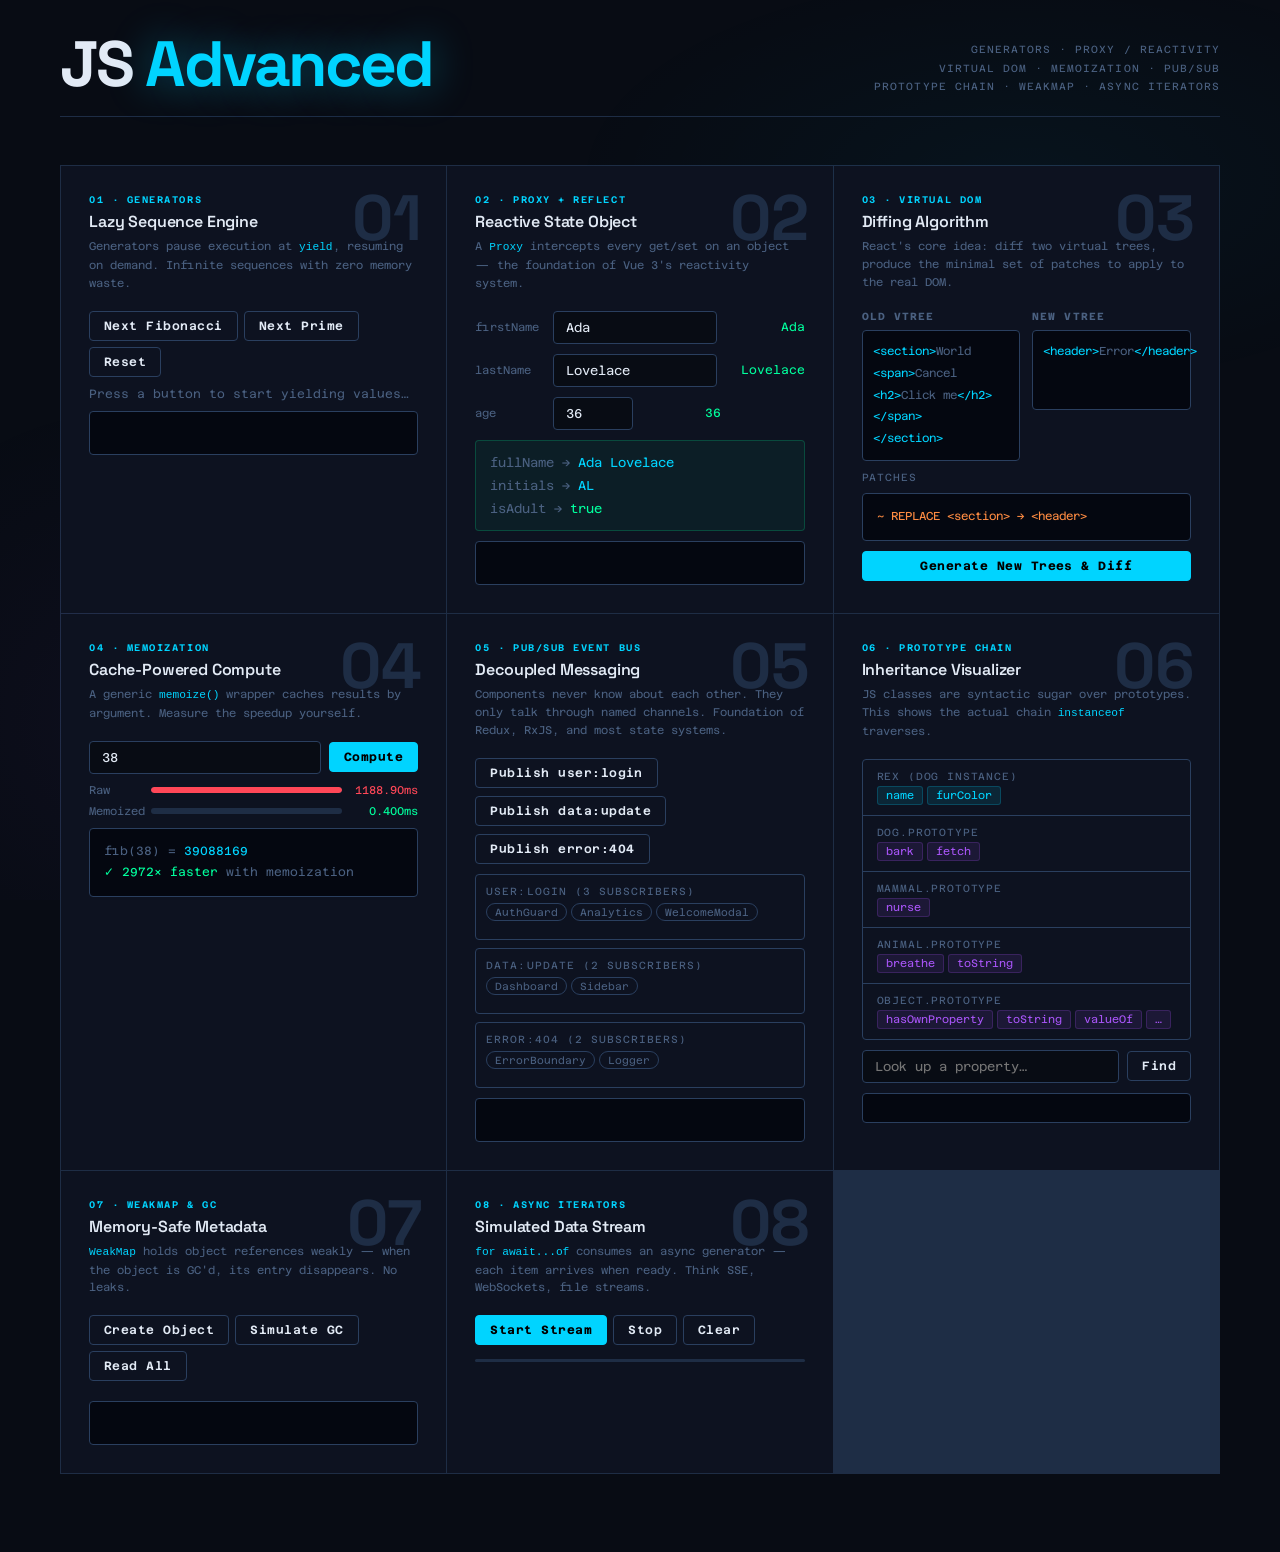
<file: Advanced/index.html>
<!DOCTYPE html>
<html lang="en">
<head>
<meta charset="UTF-8">
<meta name="viewport" content="width=device-width, initial-scale=1.0">
<title>JS Advanced</title>
<link href="https://fonts.googleapis.com/css2?family=Azeret+Mono:wght@300;400;600;700&family=Clash+Display:wght@400;600;700&display=swap" rel="stylesheet">
<link href="https://fonts.googleapis.com/css2?family=Space+Grotesk:wght@300;400;500;600;700&display=swap" rel="stylesheet">
<style>
  :root {
    --bg: #080c14;
    --surface: #0d1220;
    --surface2: #111827;
    --border: #1e2d45;
    --border2: #2a3f5f;
    --text: #e2eaf5;
    --muted: #4a6080;
    --dim: #2a3f5f;
    --cyan: #00d4ff;
    --green: #00ff9d;
    --orange: #ff8c42;
    --red: #ff4757;
    --purple: #a855f7;
    --mono: 'Azeret Mono', monospace;
    --display: 'Space Grotesk', sans-serif;
  }

  * { box-sizing: border-box; margin: 0; padding: 0; }

  body {
    background: var(--bg);
    color: var(--text);
    font-family: var(--mono);
    min-height: 100vh;
    padding: 32px 16px 80px;
    overflow-x: hidden;
  }

  body::before {
    content: '';
    position: fixed; inset: 0;
    background:
      radial-gradient(ellipse 60% 40% at 80% 20%, rgba(0,212,255,0.04) 0%, transparent 60%),
      radial-gradient(ellipse 40% 60% at 10% 80%, rgba(168,85,247,0.04) 0%, transparent 60%);
    pointer-events: none;
  }

  header {
    max-width: 1160px;
    margin: 0 auto 48px;
    position: relative;
  }

  .header-top {
    display: flex;
    justify-content: space-between;
    align-items: flex-end;
    flex-wrap: wrap;
    gap: 16px;
    border-bottom: 1px solid var(--border);
    padding-bottom: 20px;
  }

  header h1 {
    font-family: var(--display);
    font-size: clamp(2rem, 6vw, 4rem);
    font-weight: 700;
    letter-spacing: -0.04em;
    line-height: 1;
    color: var(--text);
  }

  header h1 .glow {
    color: var(--cyan);
    text-shadow: 0 0 40px rgba(0,212,255,0.4);
  }

  .header-meta {
    text-align: right;
  }

  .header-meta p {
    font-size: 0.65rem;
    color: var(--muted);
    letter-spacing: 0.1em;
    text-transform: uppercase;
    line-height: 1.8;
  }

  .grid {
    display: grid;
    grid-template-columns: repeat(auto-fit, minmax(320px, 1fr));
    gap: 1px;
    max-width: 1160px;
    margin: 0 auto;
    background: var(--border);
    border: 1px solid var(--border);
  }

  .card {
    background: var(--surface);
    padding: 28px;
    position: relative;
    overflow: hidden;
    transition: background 0.2s;
  }

  .card:hover { background: var(--surface2); }

  .card::before {
    content: attr(data-num);
    position: absolute;
    top: 20px; right: 24px;
    font-family: var(--display);
    font-size: 4rem;
    font-weight: 700;
    color: var(--border);
    line-height: 1;
    pointer-events: none;
    transition: color 0.2s;
  }
  .card:hover::before { color: var(--border2); }

  .card-tag {
    font-size: 0.6rem;
    letter-spacing: 0.16em;
    text-transform: uppercase;
    color: var(--cyan);
    margin-bottom: 6px;
    font-weight: 600;
  }

  .card h2 {
    font-family: var(--display);
    font-size: 1rem;
    font-weight: 600;
    letter-spacing: -0.01em;
    margin-bottom: 6px;
    color: var(--text);
  }

  .card .concept {
    font-size: 0.7rem;
    color: var(--muted);
    margin-bottom: 18px;
    line-height: 1.6;
  }

  .col { display: flex; flex-direction: column; gap: 10px; }
  .row { display: flex; gap: 8px; align-items: center; }

  input[type="text"], input[type="number"], textarea, select {
    background: var(--bg);
    border: 1px solid var(--border2);
    border-radius: 4px;
    color: var(--text);
    font-family: var(--mono);
    font-size: 0.8rem;
    padding: 8px 12px;
    width: 100%;
    outline: none;
    transition: border-color 0.15s;
  }
  input:focus, textarea:focus { border-color: var(--cyan); }

  button {
    background: transparent;
    border: 1px solid var(--border2);
    border-radius: 4px;
    color: var(--text);
    cursor: pointer;
    font-family: var(--mono);
    font-size: 0.75rem;
    font-weight: 600;
    padding: 7px 14px;
    transition: all 0.15s;
    white-space: nowrap;
    letter-spacing: 0.04em;
  }
  button:hover { border-color: var(--cyan); color: var(--cyan); }
  button:active { transform: scale(0.97); }

  .btn-primary {
    background: var(--cyan);
    border-color: var(--cyan);
    color: #000;
    font-weight: 700;
  }
  .btn-primary:hover { background: #00b8d9; border-color: #00b8d9; color: #000; }

  .terminal {
    background: #040710;
    border: 1px solid var(--border2);
    border-radius: 4px;
    font-family: var(--mono);
    font-size: 0.75rem;
    padding: 12px 14px;
    min-height: 44px;
    line-height: 1.8;
    max-height: 160px;
    overflow-y: auto;
  }

  .t-cyan   { color: var(--cyan); }
  .t-green  { color: var(--green); }
  .t-orange { color: var(--orange); }
  .t-red    { color: var(--red); }
  .t-purple { color: var(--purple); }
  .t-muted  { color: var(--muted); }
  .t-text   { color: var(--text); }

  /* ── 1. Generators ── */
  .gen-track {
    display: flex; gap: 4px; flex-wrap: wrap; align-items: center;
  }
  .gen-val {
    padding: 4px 10px;
    border: 1px solid var(--border2);
    border-radius: 3px;
    font-size: 0.78rem;
    color: var(--muted);
    transition: all 0.3s;
  }
  .gen-val.active { border-color: var(--cyan); color: var(--cyan); background: rgba(0,212,255,0.08); }
  .gen-val.past   { border-color: var(--border); color: var(--border2); }
  .gen-cursor {
    width: 2px; height: 18px;
    background: var(--cyan);
    animation: blink 0.8s infinite;
  }
  @keyframes blink { 0%,100%{opacity:1} 50%{opacity:0} }

  /* ── 2. Proxy / Reactivity ── */
  .reactive-field {
    display: flex; gap: 8px; align-items: center;
  }
  .reactive-field label {
    font-size: 0.7rem; color: var(--muted); width: 70px; flex-shrink: 0;
  }
  .reactive-field input { flex: 1; }
  .reactive-field .live {
    font-size: 0.75rem; color: var(--green);
    min-width: 80px; text-align: right;
  }
  #proxy-computed {
    background: rgba(0,255,157,0.05);
    border: 1px solid rgba(0,255,157,0.2);
    border-radius: 4px; padding: 10px 14px;
    font-size: 0.8rem; line-height: 1.8;
  }
  #proxy-log { max-height: 80px; overflow-y: auto; }

  /* ── 3. Virtual DOM diff ── */
  .vdom-panel {
    flex: 1; min-width: 0;
  }
  .vdom-panel h4 {
    font-size: 0.65rem; letter-spacing: 0.1em; text-transform: uppercase;
    color: var(--muted); margin-bottom: 8px;
  }
  .vdom-tree {
    background: #040710; border: 1px solid var(--border2);
    border-radius: 4px; padding: 10px; font-size: 0.72rem;
    line-height: 1.9; min-height: 80px;
  }
  .vnode { color: var(--cyan); }
  .vnode-changed { color: var(--orange); }
  .vnode-new     { color: var(--green); }
  .vnode-removed { color: var(--red); text-decoration: line-through; }
  .patch-list { font-size: 0.72rem; line-height: 1.9; }

  /* ── 4. Memoization ── */
  .memo-bar-wrap { display: flex; gap: 6px; align-items: center; }
  .memo-bar-label { font-size: 0.7rem; color: var(--muted); width: 56px; flex-shrink: 0; }
  .memo-bar-bg { flex: 1; height: 6px; background: var(--border); border-radius: 3px; overflow: hidden; }
  .memo-bar-fill { height: 100%; border-radius: 3px; transition: width 0.4s; }
  .memo-chart { display: flex; flex-direction: column; gap: 8px; }

  /* ── 5. Pub/Sub ── */
  .channel {
    border: 1px solid var(--border2); border-radius: 4px;
    padding: 10px; font-size: 0.75rem;
  }
  .channel-name {
    font-size: 0.65rem; letter-spacing: 0.1em; text-transform: uppercase;
    color: var(--muted); margin-bottom: 6px;
  }
  .sub-list { display: flex; flex-wrap: wrap; gap: 4px; margin-bottom: 8px; }
  .sub-badge {
    font-size: 0.65rem; padding: 2px 8px;
    border-radius: 12px; border: 1px solid var(--border2);
    color: var(--muted); transition: all 0.2s;
  }
  .sub-badge.active { border-color: var(--cyan); color: var(--cyan); background: rgba(0,212,255,0.1); }
  #pubsub-log { max-height: 100px; overflow-y: auto; }

  /* ── 6. Prototype chain ── */
  .proto-chain {
    display: flex; flex-direction: column; gap: 0;
  }
  .proto-node {
    border: 1px solid var(--border2); border-radius: 4px;
    padding: 10px 14px; font-size: 0.75rem;
    position: relative;
  }
  .proto-node + .proto-node { margin-top: -1px; border-top-left-radius: 0; border-top-right-radius: 0; }
  .proto-node:first-child { border-bottom-left-radius: 0; border-bottom-right-radius: 0; }
  .proto-node:not(:first-child):not(:last-child) { border-radius: 0; }
  .proto-label { font-size: 0.65rem; color: var(--muted); margin-bottom: 4px; letter-spacing: 0.08em; text-transform: uppercase; }
  .proto-props { display: flex; flex-wrap: wrap; gap: 4px; }
  .proto-prop {
    font-size: 0.68rem; padding: 2px 8px;
    border-radius: 3px;
  }
  .own-prop  { background: rgba(0,212,255,0.1); color: var(--cyan); border: 1px solid rgba(0,212,255,0.2); }
  .inh-prop  { background: rgba(168,85,247,0.1); color: var(--purple); border: 1px solid rgba(168,85,247,0.2); }
  #proto-lookup-result { font-size: 0.78rem; min-height: 30px; }

  /* ── 7. WeakMap / Memory ── */
  .mem-item {
    display: flex; justify-content: space-between; align-items: center;
    padding: 7px 10px;
    border: 1px solid var(--border2); border-radius: 3px;
    font-size: 0.75rem; transition: opacity 0.4s;
  }
  .mem-item.gc'd { opacity: 0.3; border-style: dashed; }
  .mem-addr { color: var(--muted); font-size: 0.68rem; }
  #mem-list { display: flex; flex-direction: column; gap: 5px; max-height: 150px; overflow-y: auto; }

  /* ── 8. Async Iterators / Streams ── */
  .stream-item {
    display: flex; gap: 10px; align-items: center;
    padding: 5px 0; border-bottom: 1px solid var(--border);
    font-size: 0.75rem; animation: slideIn 0.3s ease;
  }
  @keyframes slideIn {
    from { opacity: 0; transform: translateX(-10px); }
    to   { opacity: 1; transform: translateX(0); }
  }
  .stream-badge {
    font-size: 0.62rem; padding: 1px 7px;
    border-radius: 10px; flex-shrink: 0;
  }
  #stream-list { max-height: 140px; overflow-y: auto; }
  .stream-progress {
    height: 3px; background: var(--border); border-radius: 2px; overflow: hidden; margin-top: 4px;
  }
  .stream-progress-fill {
    height: 100%; background: var(--cyan);
    transition: width 0.3s; border-radius: 2px;
  }

  ::-webkit-scrollbar { width: 3px; }
  ::-webkit-scrollbar-track { background: transparent; }
  ::-webkit-scrollbar-thumb { background: var(--border2); border-radius: 3px; }
</style>
</head>
<body>

<header>
  <div class="header-top">
    <h1>JS <span class="glow">Advanced</span></h1>
    <div class="header-meta">
      <p>Generators · Proxy / Reactivity</p>
      <p>Virtual DOM · Memoization · Pub/Sub</p>
      <p>Prototype Chain · WeakMap · Async Iterators</p>
    </div>
  </div>
</header>

<div class="grid">

  <!-- 1. GENERATORS -->
  <div class="card" data-num="01">
    <div class="card-tag">01 · Generators</div>
    <h2>Lazy Sequence Engine</h2>
    <p class="concept">Generators pause execution at <code style="color:var(--cyan)">yield</code>, resuming on demand. Infinite sequences with zero memory waste.</p>
    <div class="col">
      <div class="row" style="flex-wrap:wrap;gap:6px">
        <button onclick="genStep('fib')">Next Fibonacci</button>
        <button onclick="genStep('primes')">Next Prime</button>
        <button onclick="genReset()">Reset</button>
      </div>
      <div class="gen-track" id="gen-track">
        <span class="t-muted" style="font-size:0.75rem">Press a button to start yielding values…</span>
      </div>
      <div class="terminal" id="gen-log"></div>
    </div>
  </div>

  <!-- 2. PROXY / REACTIVITY -->
  <div class="card" data-num="02">
    <div class="card-tag">02 · Proxy + Reflect</div>
    <h2>Reactive State Object</h2>
    <p class="concept">A <code style="color:var(--cyan)">Proxy</code> intercepts every get/set on an object — the foundation of Vue 3's reactivity system.</p>
    <div class="col">
      <div class="reactive-field">
        <label>firstName</label>
        <input type="text" id="p-first" value="Ada" oninput="updateProxy()"/>
        <span class="live" id="p-first-live">Ada</span>
      </div>
      <div class="reactive-field">
        <label>lastName</label>
        <input type="text" id="p-last" value="Lovelace" oninput="updateProxy()"/>
        <span class="live" id="p-last-live">Lovelace</span>
      </div>
      <div class="reactive-field">
        <label>age</label>
        <input type="number" id="p-age" value="36" oninput="updateProxy()" style="max-width:80px"/>
        <span class="live" id="p-age-live">36</span>
      </div>
      <div id="proxy-computed"></div>
      <div class="terminal" id="proxy-log" style="max-height:80px"></div>
    </div>
  </div>

  <!-- 3. VIRTUAL DOM DIFF -->
  <div class="card" data-num="03">
    <div class="card-tag">03 · Virtual DOM</div>
    <h2>Diffing Algorithm</h2>
    <p class="concept">React's core idea: diff two virtual trees, produce the minimal set of patches to apply to the real DOM.</p>
    <div class="col">
      <div class="row" style="gap:12px;align-items:flex-start">
        <div class="vdom-panel">
          <h4>Old VTree</h4>
          <div class="vdom-tree" id="vdom-old"></div>
        </div>
        <div class="vdom-panel">
          <h4>New VTree</h4>
          <div class="vdom-tree" id="vdom-new"></div>
        </div>
      </div>
      <div style="font-size:0.65rem;color:var(--muted);letter-spacing:0.08em;text-transform:uppercase">Patches</div>
      <div class="terminal patch-list" id="vdom-patches"></div>
      <button class="btn-primary" onclick="runDiff()">Generate New Trees & Diff</button>
    </div>
  </div>

  <!-- 4. MEMOIZATION -->
  <div class="card" data-num="04">
    <div class="card-tag">04 · Memoization</div>
    <h2>Cache-Powered Compute</h2>
    <p class="concept">A generic <code style="color:var(--cyan)">memoize()</code> wrapper caches results by argument. Measure the speedup yourself.</p>
    <div class="col">
      <div class="row">
        <input type="number" id="memo-n" value="38" min="1" max="45" placeholder="n (try 35–45)"/>
        <button class="btn-primary" onclick="runMemo()">Compute</button>
      </div>
      <div class="memo-chart" id="memo-chart"></div>
      <div class="terminal" id="memo-log"></div>
    </div>
  </div>

  <!-- 5. PUB / SUB -->
  <div class="card" data-num="05">
    <div class="card-tag">05 · Pub/Sub Event Bus</div>
    <h2>Decoupled Messaging</h2>
    <p class="concept">Components never know about each other. They only talk through named channels. Foundation of Redux, RxJS, and most state systems.</p>
    <div class="col">
      <div style="display:flex;gap:8px;flex-wrap:wrap">
        <button onclick="psPublish('user:login', {name:'Amine'})">Publish user:login</button>
        <button onclick="psPublish('data:update', {count: Math.floor(Math.random()*100)})">Publish data:update</button>
        <button onclick="psPublish('error:404', {path:'/api/x'})">Publish error:404</button>
      </div>
      <div id="ps-channels" class="col" style="gap:8px"></div>
      <div class="terminal" id="pubsub-log"></div>
    </div>
  </div>

  <!-- 6. PROTOTYPE CHAIN -->
  <div class="card" data-num="06">
    <div class="card-tag">06 · Prototype Chain</div>
    <h2>Inheritance Visualizer</h2>
    <p class="concept">JS classes are syntactic sugar over prototypes. This shows the actual chain <code style="color:var(--cyan)">instanceof</code> traverses.</p>
    <div class="col">
      <div class="proto-chain" id="proto-chain"></div>
      <div class="row">
        <input type="text" id="proto-lookup" placeholder="Look up a property…"/>
        <button onclick="protoLookup()">Find</button>
      </div>
      <div id="proto-lookup-result" class="terminal"></div>
    </div>
  </div>

  <!-- 7. WEAKMAP / MEMORY -->
  <div class="card" data-num="07">
    <div class="card-tag">07 · WeakMap & GC</div>
    <h2>Memory-Safe Metadata</h2>
    <p class="concept"><code style="color:var(--cyan)">WeakMap</code> holds object references weakly — when the object is GC'd, its entry disappears. No leaks.</p>
    <div class="col">
      <div class="row" style="flex-wrap:wrap;gap:6px">
        <button onclick="memCreate()">Create Object</button>
        <button onclick="memGC()">Simulate GC</button>
        <button onclick="memReadAll()">Read All</button>
      </div>
      <div id="mem-list"></div>
      <div class="terminal" id="mem-log"></div>
    </div>
  </div>

  <!-- 8. ASYNC ITERATORS -->
  <div class="card" data-num="08">
    <div class="card-tag">08 · Async Iterators</div>
    <h2>Simulated Data Stream</h2>
    <p class="concept"><code style="color:var(--cyan)">for await...of</code> consumes an async generator — each item arrives when ready. Think SSE, WebSockets, file streams.</p>
    <div class="col">
      <div class="row" style="flex-wrap:wrap;gap:6px">
        <button class="btn-primary" onclick="startStream()">Start Stream</button>
        <button onclick="stopStream()">Stop</button>
        <button onclick="document.getElementById('stream-list').innerHTML=''">Clear</button>
      </div>
      <div class="stream-progress"><div class="stream-progress-fill" id="stream-prog" style="width:0%"></div></div>
      <div id="stream-list"></div>
    </div>
  </div>

</div>

<script>
// ════════════════════════════════════════════════════════
// 1. GENERATORS — Lazy Sequences
// ════════════════════════════════════════════════════════
function* fibonacci() {
  let [a, b] = [0, 1];
  while (true) { yield a; [a, b] = [b, a + b]; }
}

function* primes() {
  function isPrime(n) {
    if (n < 2) return false;
    for (let i = 2; i <= Math.sqrt(n); i++) if (n % i === 0) return false;
    return true;
  }
  let n = 2;
  while (true) { if (isPrime(n)) yield n; n++; }
}

const gens = { fib: fibonacci(), primes: primes() };
const genHistory = { fib: [], primes: [] };
let activeGen = null;

function genStep(type) {
  activeGen = type;
  const val = gens[type].next().value;
  genHistory[type].push(val);
  renderGenTrack(type, val);
  const log = document.getElementById('gen-log');
  const line = document.createElement('div');
  line.innerHTML = `<span class="t-muted">${type}.</span><span class="t-cyan">next()</span> <span class="t-muted">→</span> <span class="t-green">{ value: ${val}, done: false }</span>`;
  log.prepend(line);
  if (log.children.length > 6) log.removeChild(log.lastChild);
}

function renderGenTrack(type, latest) {
  const track = document.getElementById('gen-track');
  const hist = genHistory[type].slice(-8);
  track.innerHTML = hist.map((v, i) =>
    `<div class="gen-val ${i === hist.length-1 ? 'active' : 'past'}">${v}</div>`
  ).join('') + '<div class="gen-cursor"></div>';
}

function genReset() {
  gens.fib = fibonacci(); gens.primes = primes();
  genHistory.fib = []; genHistory.primes = [];
  document.getElementById('gen-track').innerHTML = '<span class="t-muted" style="font-size:0.75rem">Generators reset.</span>';
  document.getElementById('gen-log').innerHTML = '';
}

// ════════════════════════════════════════════════════════
// 2. PROXY — Reactive State
// ════════════════════════════════════════════════════════
let proxyLogCount = 0;

function makeReactive(target, onChange) {
  return new Proxy(target, {
    get(obj, prop) {
      return Reflect.get(obj, prop);
    },
    set(obj, prop, value) {
      const old = obj[prop];
      const result = Reflect.set(obj, prop, value);
      if (old !== value) onChange(prop, old, value);
      return result;
    }
  });
}

const rawState = { firstName: 'Ada', lastName: 'Lovelace', age: 36 };

const state = makeReactive(rawState, (prop, oldVal, newVal) => {
  proxyLogCount++;
  const log = document.getElementById('proxy-log');
  const line = document.createElement('div');
  line.innerHTML = `<span class="t-muted">[trap #${proxyLogCount}]</span> <span class="t-cyan">${prop}</span> <span class="t-muted">"${oldVal}"</span> <span class="t-muted">→</span> <span class="t-green">"${newVal}"</span>`;
  log.prepend(line);
  if (log.children.length > 5) log.removeChild(log.lastChild);
  renderProxyComputed();
});

function renderProxyComputed() {
  const s = state;
  document.getElementById('p-first-live').textContent = s.firstName;
  document.getElementById('p-last-live').textContent = s.lastName;
  document.getElementById('p-age-live').textContent = s.age;
  document.getElementById('proxy-computed').innerHTML = `
    <span class="t-muted">fullName</span> <span class="t-muted">→</span> <span class="t-cyan">${s.firstName} ${s.lastName}</span><br>
    <span class="t-muted">initials</span> <span class="t-muted">→</span> <span class="t-cyan">${s.firstName[0]||''}${s.lastName[0]||''}</span><br>
    <span class="t-muted">isAdult</span>  <span class="t-muted">→</span> <span class="t-green">${s.age >= 18}</span>
  `;
}

function updateProxy() {
  state.firstName = document.getElementById('p-first').value;
  state.lastName  = document.getElementById('p-last').value;
  state.age       = Number(document.getElementById('p-age').value);
}

renderProxyComputed();

// ════════════════════════════════════════════════════════
// 3. VIRTUAL DOM DIFF
// ════════════════════════════════════════════════════════
const vTags = ['div', 'span', 'p', 'h2', 'ul', 'section', 'article', 'header'];
const vTexts = ['Hello', 'World', 'Click me', 'Loading…', 'Done', 'Error', 'Submit', 'Cancel'];

function randomVNode(depth = 0) {
  const tag = vTags[Math.floor(Math.random() * vTags.length)];
  const text = vTexts[Math.floor(Math.random() * vTexts.length)];
  const children = depth < 2 && Math.random() > 0.5
    ? [randomVNode(depth + 1)]
    : [];
  return { tag, text, children, key: Math.random().toString(36).slice(2, 6) };
}

function renderVTree(node, indent = 0) {
  const pad = '  '.repeat(indent);
  const tag = `<span class="vnode">&lt;${node.tag}&gt;</span>`;
  const text = `<span class="t-muted">${node.text}</span>`;
  const close = `<span class="vnode">&lt;/${node.tag}&gt;</span>`;
  let html = `${pad}${tag}${text}`;
  if (node.children.length) {
    html += '<br>' + node.children.map(c => renderVTree(c, indent+1)).join('<br>') + `<br>${pad}${close}`;
  } else {
    html += close;
  }
  return html;
}

function diff(oldNode, newNode) {
  const patches = [];
  if (!oldNode) { patches.push({ type: 'CREATE', node: newNode }); return patches; }
  if (!newNode) { patches.push({ type: 'REMOVE', node: oldNode }); return patches; }
  if (oldNode.tag !== newNode.tag) {
    patches.push({ type: 'REPLACE', old: oldNode.tag, new: newNode.tag });
    return patches;
  }
  if (oldNode.text !== newNode.text) {
    patches.push({ type: 'TEXT', tag: oldNode.tag, old: oldNode.text, new: newNode.text });
  }
  const maxLen = Math.max(oldNode.children.length, newNode.children.length);
  for (let i = 0; i < maxLen; i++) {
    patches.push(...diff(oldNode.children[i], newNode.children[i]));
  }
  return patches;
}

function runDiff() {
  const oldTree = randomVNode();
  const newTree = randomVNode();

  document.getElementById('vdom-old').innerHTML = renderVTree(oldTree);
  document.getElementById('vdom-new').innerHTML = renderVTree(newTree);

  const patches = diff(oldTree, newTree);
  const patchEl = document.getElementById('vdom-patches');

  if (patches.length === 0) {
    patchEl.innerHTML = '<span class="t-green">✓ No patches needed — trees are identical</span>';
    return;
  }

  patchEl.innerHTML = patches.map(p => {
    if (p.type === 'CREATE') return `<span class="t-green">+ CREATE &lt;${p.node.tag}&gt;</span>`;
    if (p.type === 'REMOVE') return `<span class="t-red">- REMOVE &lt;${p.node.tag}&gt;</span>`;
    if (p.type === 'REPLACE') return `<span class="t-orange">~ REPLACE &lt;${p.old}&gt; → &lt;${p.new}&gt;</span>`;
    if (p.type === 'TEXT')   return `<span class="t-cyan">✎ TEXT in &lt;${p.tag}&gt;: "${p.old}" → "${p.new}"</span>`;
    return '';
  }).join('<br>');
}

runDiff();

// ════════════════════════════════════════════════════════
// 4. MEMOIZATION
// ════════════════════════════════════════════════════════
function memoize(fn) {
  const cache = new Map();
  return function(...args) {
    const key = JSON.stringify(args);
    if (cache.has(key)) return { value: cache.get(key), hit: true };
    const value = fn.apply(this, args);
    cache.set(key, value);
    return { value, hit: false };
  };
}

function slowFib(n) {
  if (n <= 1) return n;
  return slowFib(n-1) + slowFib(n-2);
}

const memoFib = memoize(function(n) {
  if (n <= 1) return n;
  const a = memoFib(n-1); const b = memoFib(n-2);
  return a.value + b.value;
});

function runMemo() {
  const n = Math.min(45, Math.max(1, parseInt(document.getElementById('memo-n').value) || 38));
  const chart = document.getElementById('memo-chart');
  const log = document.getElementById('memo-log');

  log.innerHTML = '<span class="t-muted">Computing…</span>';

  setTimeout(() => {
    const t1 = performance.now();
    const rawResult = slowFib(n);
    const rawTime = performance.now() - t1;

    const t2 = performance.now();
    const memoResult = memoFib(n).value;
    const memoTime = performance.now() - t2;

    const maxTime = Math.max(rawTime, 0.01);
    const speedup = rawTime > 0 ? (rawTime / Math.max(memoTime, 0.001)).toFixed(0) : '∞';

    chart.innerHTML = `
      <div class="memo-bar-wrap">
        <span class="memo-bar-label">Raw</span>
        <div class="memo-bar-bg"><div class="memo-bar-fill" style="width:100%;background:var(--red)"></div></div>
        <span style="font-size:0.7rem;color:var(--red);min-width:70px;text-align:right">${rawTime.toFixed(2)}ms</span>
      </div>
      <div class="memo-bar-wrap">
        <span class="memo-bar-label">Memoized</span>
        <div class="memo-bar-bg"><div class="memo-bar-fill" style="width:${Math.min(100,(memoTime/maxTime)*100)}%;background:var(--green)"></div></div>
        <span style="font-size:0.7rem;color:var(--green);min-width:70px;text-align:right">${memoTime.toFixed(3)}ms</span>
      </div>
    `;

    log.innerHTML = `
      <span class="t-muted">fib(${n})</span> <span class="t-muted">=</span> <span class="t-cyan">${rawResult}</span><br>
      <span class="t-green">✓ ${speedup}× faster</span> <span class="t-muted">with memoization</span>
    `;
  }, 10);
}

runMemo();

// ════════════════════════════════════════════════════════
// 5. PUB / SUB
// ════════════════════════════════════════════════════════
class EventBus {
  #listeners = new Map();
  subscribe(event, cb) {
    if (!this.#listeners.has(event)) this.#listeners.set(event, []);
    this.#listeners.get(event).push(cb);
    return () => this.unsubscribe(event, cb); // returns unsub fn
  }
  unsubscribe(event, cb) {
    const listeners = this.#listeners.get(event) || [];
    this.#listeners.set(event, listeners.filter(l => l !== cb));
  }
  publish(event, data) {
    const listeners = this.#listeners.get(event) || [];
    listeners.forEach(cb => cb(data));
    return listeners.length;
  }
  get channels() { return [...this.#listeners.keys()]; }
  subscriberCount(event) { return (this.#listeners.get(event) || []).length; }
}

const bus = new EventBus();
let psLogCount = 0;

const psComponents = {
  'user:login':    ['AuthGuard', 'Analytics', 'WelcomeModal'],
  'data:update':   ['Dashboard', 'Sidebar'],
  'error:404':     ['ErrorBoundary', 'Logger'],
};

Object.entries(psComponents).forEach(([event, subs]) => {
  subs.forEach(sub => {
    bus.subscribe(event, (data) => {
      psLogCount++;
      const log = document.getElementById('pubsub-log');
      const line = document.createElement('div');
      line.innerHTML = `<span class="t-muted">[${psLogCount}]</span> <span class="t-cyan">${sub}</span> <span class="t-muted">received</span> <span class="t-orange">${event}</span> <span class="t-muted">${JSON.stringify(data)}</span>`;
      log.prepend(line);
      if (log.children.length > 10) log.removeChild(log.lastChild);
    });
  });
});

function renderPSChannels() {
  document.getElementById('ps-channels').innerHTML = Object.entries(psComponents).map(([event, subs]) => `
    <div class="channel">
      <div class="channel-name">${event} (${bus.subscriberCount(event)} subscribers)</div>
      <div class="sub-list">${subs.map(s => `<span class="sub-badge" id="badge-${s.replace(/\W/g,'')}">${s}</span>`).join('')}</div>
    </div>
  `).join('');
}

function psPublish(event, data) {
  const subs = psComponents[event] || [];
  subs.forEach(s => {
    const badge = document.getElementById('badge-' + s.replace(/\W/g,''));
    if (badge) {
      badge.classList.add('active');
      setTimeout(() => badge.classList.remove('active'), 600);
    }
  });
  bus.publish(event, data);
}

renderPSChannels();

// ════════════════════════════════════════════════════════
// 6. PROTOTYPE CHAIN
// ════════════════════════════════════════════════════════
class Animal {
  constructor(name) { this.name = name; }
  breathe() { return `${this.name} breathes`; }
  toString() { return `[Animal: ${this.name}]`; }
}

class Mammal extends Animal {
  constructor(name, furColor) {
    super(name);
    this.furColor = furColor;
  }
  nurse() { return `${this.name} nurses young`; }
}

class Dog extends Mammal {
  constructor(name) { super(name, 'brown'); }
  bark() { return `${this.name} says: Woof!`; }
  fetch() { return `${this.name} fetches the ball`; }
}

const rex = new Dog('Rex');

const chainData = [
  { label: 'rex (Dog instance)', props: Object.getOwnPropertyNames(rex), type: 'own' },
  { label: 'Dog.prototype', props: Object.getOwnPropertyNames(Dog.prototype).filter(p=>p!=='constructor'), type: 'inh' },
  { label: 'Mammal.prototype', props: Object.getOwnPropertyNames(Mammal.prototype).filter(p=>p!=='constructor'), type: 'inh' },
  { label: 'Animal.prototype', props: Object.getOwnPropertyNames(Animal.prototype).filter(p=>p!=='constructor'), type: 'inh' },
  { label: 'Object.prototype', props: ['hasOwnProperty','toString','valueOf','…'], type: 'inh' },
];

document.getElementById('proto-chain').innerHTML = chainData.map(layer => `
  <div class="proto-node">
    <div class="proto-label">${layer.label}</div>
    <div class="proto-props">
      ${layer.props.map(p => `<span class="proto-prop ${layer.type === 'own' ? 'own-prop' : 'inh-prop'}">${p}</span>`).join('')}
    </div>
  </div>
`).join('');

function protoLookup() {
  const prop = document.getElementById('proto-lookup').value.trim();
  const result = document.getElementById('proto-lookup-result');
  if (!prop) { result.innerHTML = ''; return; }

  for (let i = 0; i < chainData.length; i++) {
    if (chainData[i].props.includes(prop)) {
      result.innerHTML = `<span class="t-green">✓ Found</span> <span class="t-cyan">${prop}</span> <span class="t-muted">at</span> <span class="t-orange">${chainData[i].label}</span>`;
      return;
    }
  }
  result.innerHTML = `<span class="t-red">✕ "${prop}" not found in chain</span>`;
}

document.getElementById('proto-lookup').addEventListener('keydown', e => { if(e.key==='Enter') protoLookup(); });

// ════════════════════════════════════════════════════════
// 7. WEAKMAP — Memory-Safe Metadata
// ════════════════════════════════════════════════════════
const metaStore = new WeakMap();
let memObjects = [];
let memIdSeq = 0;

function memCreate() {
  const obj = { id: ++memIdSeq, name: `obj_${memIdSeq}` };
  metaStore.set(obj, {
    createdAt: Date.now(),
    accessCount: 0,
    metadata: `Meta for obj_${memIdSeq}`
  });
  memObjects.push(obj);
  renderMemList();
  const log = document.getElementById('mem-log');
  log.innerHTML = `<span class="t-green">+ Created</span> <span class="t-cyan">obj_${memIdSeq}</span> <span class="t-muted">— WeakMap entry attached silently</span>`;
}

function memGC() {
  if (memObjects.length === 0) {
    document.getElementById('mem-log').innerHTML = '<span class="t-muted">Nothing to GC</span>';
    return;
  }
  const removed = memObjects.shift(); // dereference
  renderMemList(removed.id);
  setTimeout(() => {
    renderMemList();
    document.getElementById('mem-log').innerHTML =
      `<span class="t-orange">GC'd</span> <span class="t-cyan">obj_${removed.id}</span> <span class="t-muted">— WeakMap entry auto-deleted (no strong ref left)</span>`;
  }, 800);
}

function memReadAll() {
  const log = document.getElementById('mem-log');
  if (memObjects.length === 0) {
    log.innerHTML = '<span class="t-muted">No live objects</span>';
    return;
  }
  log.innerHTML = memObjects.map(o => {
    const meta = metaStore.get(o);
    meta.accessCount++;
    return `<span class="t-cyan">obj_${o.id}</span> <span class="t-muted">→ access #${meta.accessCount}, age: ${Date.now() - meta.createdAt}ms</span>`;
  }).join('<br>');
}

function renderMemList(gcingId = null) {
  const list = document.getElementById('mem-list');
  const allIds = [...memObjects.map(o => o.id)];
  if (gcingId) allIds.unshift(gcingId);

  list.innerHTML = [...(gcingId ? [gcingId] : []), ...memObjects.map(o=>o.id)].map(id => {
    const isGcing = id === gcingId;
    return `
      <div class="mem-item ${isGcing ? "gc'd" : ''}">
        <span class="t-cyan">obj_${id}</span>
        <span class="mem-addr">0x${(id * 0xdeadbeef % 0xffffff).toString(16).padStart(6,'0')}</span>
        <span style="font-size:0.65rem;color:${isGcing ? 'var(--red)' : 'var(--green)'}">
          ${isGcing ? 'DEREFERENCED' : 'LIVE'}
        </span>
      </div>`;
  }).join('');
}

// ════════════════════════════════════════════════════════
// 8. ASYNC ITERATORS / STREAMS
// ════════════════════════════════════════════════════════
const streamTypes = [
  { label: 'USER_EVENT',  color: 'var(--cyan)',   bg: 'rgba(0,212,255,0.1)' },
  { label: 'DB_QUERY',    color: 'var(--green)',  bg: 'rgba(0,255,157,0.1)' },
  { label: 'API_CALL',    color: 'var(--orange)', bg: 'rgba(255,140,66,0.1)' },
  { label: 'SYSTEM',      color: 'var(--purple)', bg: 'rgba(168,85,247,0.1)' },
  { label: 'ERROR',       color: 'var(--red)',    bg: 'rgba(255,71,87,0.1)' },
];
const streamPayloads = ['payload_a3f','req_id_992','session_x1','query_opt','token_exp','fetch_ok','batch_7','sync_done'];

let streamRunning = false;
let streamCount = 0;
const STREAM_TOTAL = 20;

async function* dataStream() {
  while (streamRunning && streamCount < STREAM_TOTAL) {
    await new Promise(r => setTimeout(r, 200 + Math.random() * 400));
    if (!streamRunning) return;
    const type = streamTypes[Math.floor(Math.random() * streamTypes.length)];
    const payload = streamPayloads[Math.floor(Math.random() * streamPayloads.length)];
    yield { ...type, payload, seq: ++streamCount };
  }
}

async function startStream() {
  stopStream();
  streamRunning = true;
  streamCount = 0;
  document.getElementById('stream-prog').style.width = '0%';

  for await (const event of dataStream()) {
    const list = document.getElementById('stream-list');
    const item = document.createElement('div');
    item.className = 'stream-item';
    item.innerHTML = `
      <span class="stream-badge" style="color:${event.color};background:${event.bg};border:1px solid ${event.color}40">${event.label}</span>
      <span class="t-muted" style="font-size:0.7rem">#${event.seq}</span>
      <span style="color:var(--text);font-size:0.75rem">${event.payload}</span>
      <span class="t-muted" style="font-size:0.68rem;margin-left:auto">${new Date().toISOString().slice(11,23)}</span>
    `;
    list.prepend(item);
    if (list.children.length > 12) list.removeChild(list.lastChild);
    document.getElementById('stream-prog').style.width = `${(streamCount / STREAM_TOTAL) * 100}%`;
  }

  if (streamCount >= STREAM_TOTAL) {
    const list = document.getElementById('stream-list');
    const done = document.createElement('div');
    done.innerHTML = '<span class="t-green" style="font-size:0.75rem">✓ Stream complete — async iterator exhausted</span>';
    done.style.padding = '6px 0';
    list.prepend(done);
  }
  streamRunning = false;
}

function stopStream() {
  streamRunning = false;
}
</script>
</body>
</html>
</file>
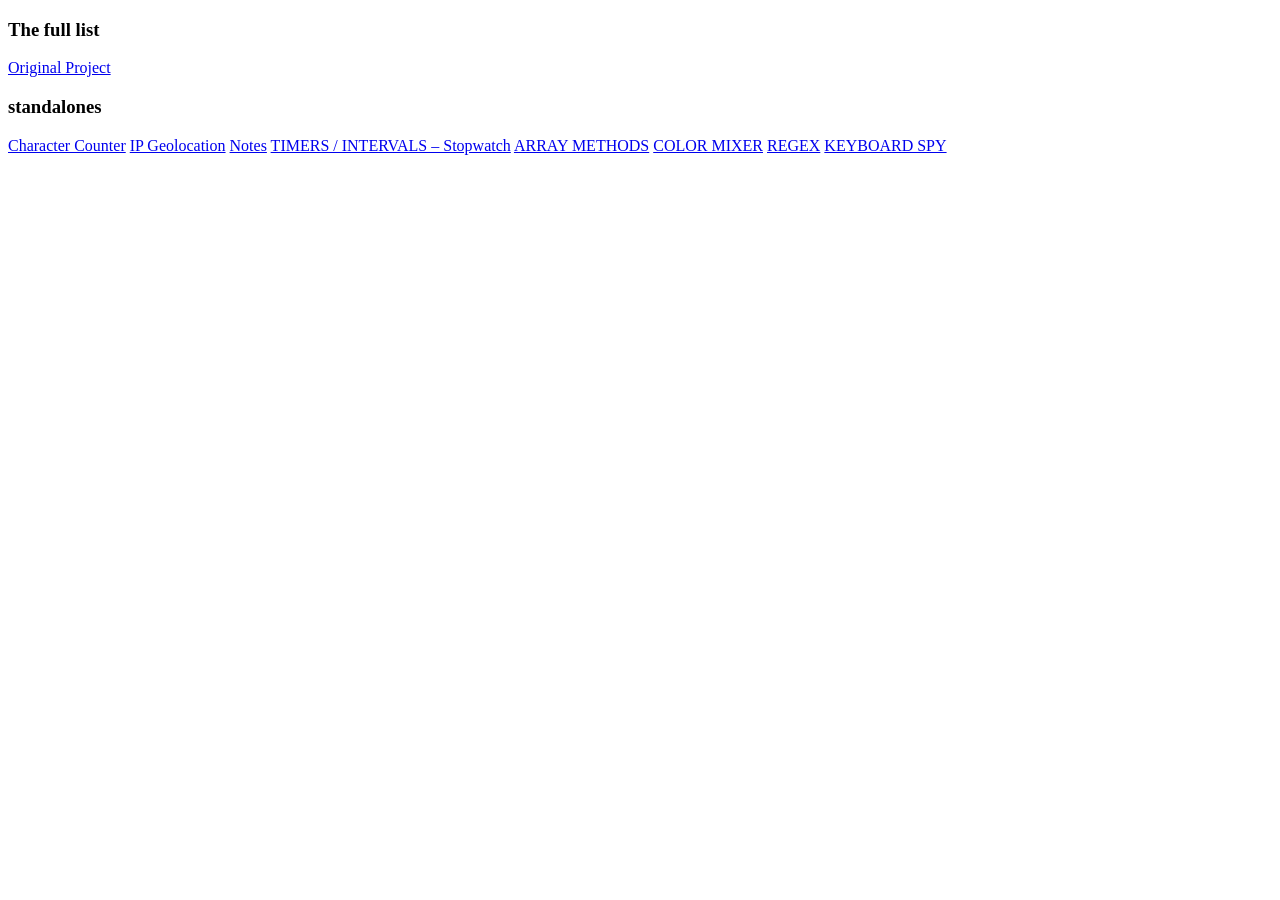
<file: Beginner/index.html>
<!DOCTYPE html>
<html lang="en">
<head>
    <meta charset="UTF-8">
    <meta name="viewport" content="width=device-width, initial-scale=1.0">
    <title>Beginner Level JS projects</title>
</head>
<body>
    <h3>The full list</h3>
    <a href="./original.html">Original Project</a>
    <h3>standalones</h3>
    <a href="./apps/Character_Counter/index.html">Character Counter</a>
    <a href="./apps/IP_Geolocation/index.html">IP Geolocation</a>
    <a href="./apps/Note_Saver/index.html">Notes</a>
    <a href="./apps/Timers_Intervals_Stopwatch/index.html">TIMERS / INTERVALS – Stopwatch</a>
    <a href="./apps/Array_Visualizer/index.html">ARRAY METHODS</a>
    <a href="./apps/Color_Mixer/index.html">COLOR MIXER</a>
    <a href="./apps/REGEX_Pattern_Tester/index.html">REGEX</a>
    <a href="./apps/Keyboard_Spy/index.html">KEYBOARD SPY</a>
   
</body>
</html>
</file>
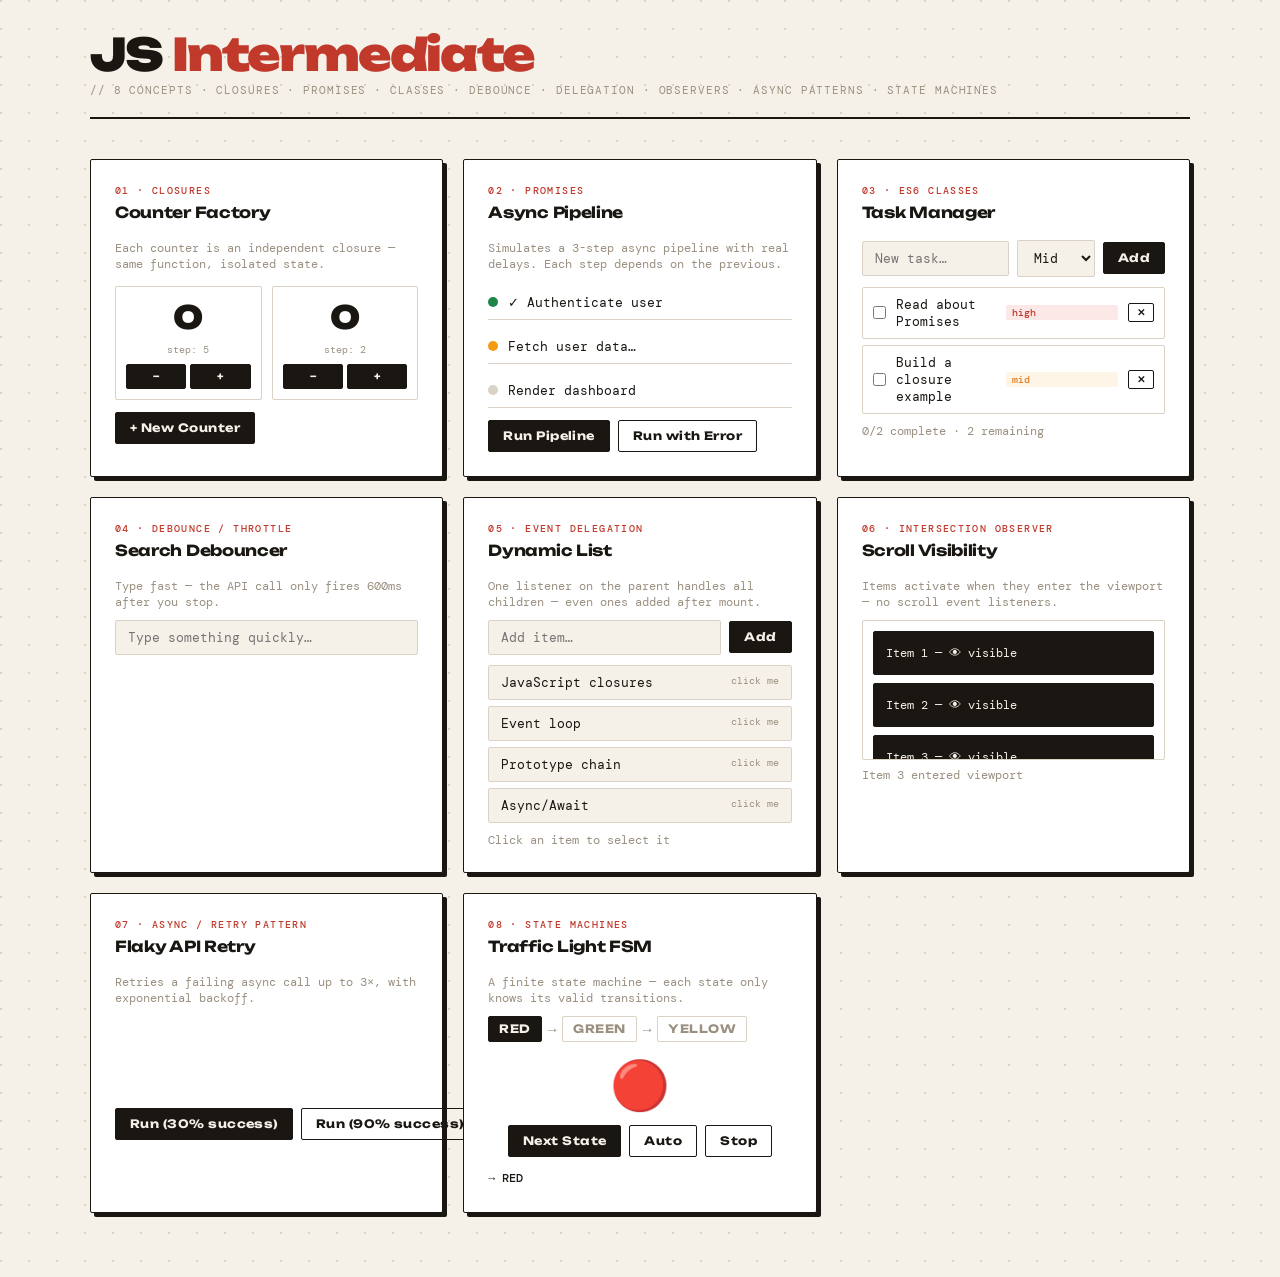
<file: Intermediate/index.html>
<!DOCTYPE html>
<html lang="en">
<head>
<meta charset="UTF-8">
<meta name="viewport" content="width=device-width, initial-scale=1.0">
<title>JS Intermediate</title>
<link href="https://fonts.googleapis.com/css2?family=DM+Mono:ital,wght@0,400;0,500;1,400&family=Unbounded:wght@400;700;900&display=swap" rel="stylesheet">
<style>
  :root {
    --bg: #f5f0e8;
    --surface: #fff;
    --border: #d9d2c5;
    --ink: #1a1612;
    --muted: #9a9080;
    --accent: #c0392b;
    --accent2: #2471a3;
    --accent3: #1e8449;
    --mono: 'DM Mono', monospace;
    --display: 'Unbounded', sans-serif;
  }

  * { box-sizing: border-box; margin: 0; padding: 0; }

  body {
    background: var(--bg);
    color: var(--ink);
    font-family: var(--mono);
    min-height: 100vh;
    padding: 32px 16px 64px;
    background-image: radial-gradient(circle at 1px 1px, var(--border) 1px, transparent 0);
    background-size: 28px 28px;
  }

  header {
    max-width: 1100px;
    margin: 0 auto 40px;
    border-bottom: 2px solid var(--ink);
    padding-bottom: 20px;
    display: flex;
    justify-content: space-between;
    align-items: flex-end;
    flex-wrap: wrap;
    gap: 12px;
  }

  header h1 {
    font-family: var(--display);
    font-size: clamp(1.6rem, 5vw, 2.8rem);
    font-weight: 900;
    letter-spacing: -0.04em;
    line-height: 1;
  }

  header h1 em { color: var(--accent); font-style: normal; }

  header p {
    font-size: 0.7rem;
    color: var(--muted);
    letter-spacing: 0.08em;
    text-transform: uppercase;
  }

  .grid {
    display: grid;
    grid-template-columns: repeat(auto-fit, minmax(310px, 1fr));
    gap: 20px;
    max-width: 1100px;
    margin: 0 auto;
  }

  .card {
    background: var(--surface);
    border: 1.5px solid var(--ink);
    border-radius: 2px;
    padding: 24px;
    box-shadow: 4px 4px 0 var(--ink);
    position: relative;
    animation: fadeUp 0.4s ease both;
  }

  @keyframes fadeUp {
    from { opacity: 0; transform: translateY(16px); }
    to   { opacity: 1; transform: translateY(0); }
  }

  .card:nth-child(1) { animation-delay: 0.05s }
  .card:nth-child(2) { animation-delay: 0.10s }
  .card:nth-child(3) { animation-delay: 0.15s }
  .card:nth-child(4) { animation-delay: 0.20s }
  .card:nth-child(5) { animation-delay: 0.25s }
  .card:nth-child(6) { animation-delay: 0.30s }
  .card:nth-child(7) { animation-delay: 0.35s }
  .card:nth-child(8) { animation-delay: 0.40s }

  .card-tag {
    font-size: 0.62rem;
    letter-spacing: 0.14em;
    text-transform: uppercase;
    color: var(--accent);
    margin-bottom: 6px;
    font-weight: 500;
  }

  .card h2 {
    font-family: var(--display);
    font-size: 0.95rem;
    font-weight: 700;
    letter-spacing: -0.02em;
    margin-bottom: 18px;
    color: var(--ink);
  }

  .col { display: flex; flex-direction: column; gap: 10px; }
  .row { display: flex; gap: 8px; align-items: center; }

  input[type="text"], input[type="number"], textarea, select {
    background: var(--bg);
    border: 1.5px solid var(--border);
    border-radius: 2px;
    color: var(--ink);
    font-family: var(--mono);
    font-size: 0.82rem;
    padding: 8px 12px;
    width: 100%;
    outline: none;
    transition: border-color 0.15s;
  }
  input:focus, textarea:focus { border-color: var(--ink); }

  button {
    background: var(--ink);
    border: 1.5px solid var(--ink);
    border-radius: 2px;
    color: var(--bg);
    cursor: pointer;
    font-family: var(--display);
    font-size: 0.72rem;
    font-weight: 700;
    letter-spacing: 0.04em;
    padding: 8px 14px;
    transition: background 0.15s, color 0.15s;
    white-space: nowrap;
  }
  button:hover { background: var(--accent); border-color: var(--accent); }
  button:active { transform: translate(1px,1px); }

  .btn-outline {
    background: transparent;
    color: var(--ink);
  }
  .btn-outline:hover { background: var(--ink); color: var(--bg); }

  .output {
    background: var(--ink);
    color: #e8ff47;
    border-radius: 2px;
    font-family: var(--mono);
    font-size: 0.78rem;
    padding: 10px 14px;
    min-height: 36px;
    line-height: 1.7;
    white-space: pre-wrap;
    word-break: break-all;
  }

  .badge {
    display: inline-block;
    background: var(--ink);
    color: var(--bg);
    font-size: 0.65rem;
    font-family: var(--display);
    padding: 2px 8px;
    border-radius: 2px;
    letter-spacing: 0.06em;
  }

  /* ── 1. Closures & Counter Factory ── */
  #counter-grid { display: flex; gap: 10px; flex-wrap: wrap; }
  .counter-box {
    flex: 1; min-width: 80px;
    border: 1.5px solid var(--border);
    border-radius: 2px; padding: 10px;
    text-align: center;
  }
  .counter-box .c-val {
    font-family: var(--display);
    font-size: 2rem; font-weight: 900;
    display: block; margin-bottom: 6px;
  }
  .counter-box .c-label { font-size: 0.65rem; color: var(--muted); display: block; margin-bottom: 8px; }
  .counter-box button { width: 100%; font-size: 0.65rem; padding: 5px; }

  /* ── 2. Promise Chain ── */
  .promise-step {
    display: flex; align-items: center; gap: 10px;
    padding: 8px 0; border-bottom: 1px solid var(--border);
    font-size: 0.8rem;
  }
  .step-dot {
    width: 10px; height: 10px; border-radius: 50%;
    background: var(--border); flex-shrink: 0;
    transition: background 0.3s;
  }
  .step-dot.pending { background: #f39c12; animation: pulse 1s infinite; }
  .step-dot.done    { background: var(--accent3); }
  .step-dot.error   { background: var(--accent); }
  @keyframes pulse { 0%,100%{opacity:1} 50%{opacity:0.4} }

  /* ── 3. Class-based Task Manager ── */
  .task-item {
    display: flex; align-items: center; gap: 10px;
    padding: 8px 10px;
    border: 1.5px solid var(--border);
    border-radius: 2px; font-size: 0.8rem;
    transition: opacity 0.2s;
  }
  .task-item.done { opacity: 0.4; text-decoration: line-through; }
  .task-item input[type="checkbox"] { cursor: pointer; accent-color: var(--accent3); }
  .task-item span { flex: 1; }
  .task-item .prio {
    font-size: 0.6rem; padding: 1px 6px;
    border-radius: 2px; font-weight: 500;
  }
  .prio-high { background: #fde8e8; color: var(--accent); }
  .prio-mid  { background: #fef5e7; color: #e67e22; }
  .prio-low  { background: #e8f8ef; color: var(--accent3); }
  #task-list { max-height: 180px; overflow-y: auto; display: flex; flex-direction: column; gap: 6px; }
  #task-stats { font-size: 0.72rem; color: var(--muted); }

  /* ── 4. Debounce ── */
  #debounce-log {
    max-height: 120px; overflow-y: auto;
    display: flex; flex-direction: column; gap: 4px;
  }
  .log-line {
    font-size: 0.75rem; padding: 4px 8px;
    border-left: 3px solid var(--border);
    font-family: var(--mono);
  }
  .log-line.fired { border-color: var(--accent3); color: var(--accent3); }
  .log-line.typed { border-color: var(--border); color: var(--muted); }
  #debounce-count { font-size: 0.72rem; color: var(--muted); }

  /* ── 5. Event Delegation ── */
  #dyn-list { display: flex; flex-direction: column; gap: 6px; max-height: 160px; overflow-y: auto; }
  .dyn-item {
    padding: 8px 12px; background: var(--bg);
    border: 1.5px solid var(--border); border-radius: 2px;
    font-size: 0.8rem; cursor: pointer;
    display: flex; justify-content: space-between;
    transition: border-color 0.15s, background 0.15s;
  }
  .dyn-item:hover { border-color: var(--ink); }
  .dyn-item.selected { background: var(--ink); color: var(--bg); border-color: var(--ink); }
  #del-event-log { font-size: 0.72rem; color: var(--muted); font-family: var(--mono); }

  /* ── 6. Intersection Observer ── */
  #obs-scroll-area {
    height: 140px; overflow-y: scroll;
    border: 1.5px solid var(--border);
    border-radius: 2px; padding: 10px;
    display: flex; flex-direction: column; gap: 8px;
  }
  .obs-item {
    height: 44px; border: 1.5px dashed var(--border);
    border-radius: 2px; display: flex;
    align-items: center; padding: 0 12px;
    font-size: 0.78rem; color: var(--muted);
    transition: all 0.3s; flex-shrink: 0;
  }
  .obs-item.visible {
    background: var(--ink); color: var(--bg);
    border-color: var(--ink); border-style: solid;
  }
  #obs-log { font-size: 0.72rem; color: var(--muted); font-family: var(--mono); }

  /* ── 7. Async / Retry Pattern ── */
  .retry-step {
    font-size: 0.76rem; font-family: var(--mono);
    padding: 4px 0; display: flex; gap: 8px; align-items: center;
  }
  .r-icon { font-size: 0.9rem; }

  /* ── 8. State Machine ── */
  .state-diagram {
    display: flex; gap: 6px; align-items: center;
    flex-wrap: wrap; margin-bottom: 12px;
  }
  .state-node {
    border: 1.5px solid var(--border);
    border-radius: 2px; padding: 5px 10px;
    font-size: 0.72rem; font-family: var(--display);
    font-weight: 700; letter-spacing: 0.04em;
    transition: all 0.2s; color: var(--muted);
  }
  .state-node.active {
    background: var(--ink); color: var(--bg);
    border-color: var(--ink);
  }
  .state-arrow { color: var(--muted); font-size: 0.9rem; }
  #sm-log { max-height: 90px; overflow-y: auto; }
  .sm-entry { font-size: 0.72rem; font-family: var(--mono); padding: 2px 0; color: var(--muted); }
  .sm-entry.current { color: var(--ink); font-weight: 500; }

  ::-webkit-scrollbar { width: 4px; height: 4px; }
  ::-webkit-scrollbar-track { background: transparent; }
  ::-webkit-scrollbar-thumb { background: var(--border); border-radius: 4px; }
</style>
</head>
<body>

<header>
  <div>
    <h1>JS <em>Intermediate</em></h1>
    <p style="margin-top:6px">// 8 concepts · closures · promises · classes · debounce · delegation · observers · async patterns · state machines</p>
  </div>
</header>

<div class="grid">

  <!-- 1. CLOSURES -->
  <div class="card">
    <div class="card-tag">01 · Closures</div>
    <h2>Counter Factory</h2>
    <p style="font-size:0.75rem;color:var(--muted);margin-bottom:14px">Each counter is an independent closure — same function, isolated state.</p>
    <div id="counter-grid"></div>
    <div style="margin-top:12px">
      <button onclick="addCounter()">+ New Counter</button>
    </div>
  </div>

  <!-- 2. PROMISE CHAIN -->
  <div class="card">
    <div class="card-tag">02 · Promises</div>
    <h2>Async Pipeline</h2>
    <p style="font-size:0.75rem;color:var(--muted);margin-bottom:14px">Simulates a 3-step async pipeline with real delays. Each step depends on the previous.</p>
    <div id="promise-steps" class="col"></div>
    <div style="margin-top:12px" class="row">
      <button onclick="runPipeline()">Run Pipeline</button>
      <button class="btn-outline" onclick="runPipeline(true)">Run with Error</button>
    </div>
  </div>

  <!-- 3. CLASSES -->
  <div class="card">
    <div class="card-tag">03 · ES6 Classes</div>
    <h2>Task Manager</h2>
    <div class="col">
      <div class="row">
        <input type="text" id="task-input" placeholder="New task…" style="flex:1"/>
        <select id="task-prio" style="width:auto">
          <option value="high">High</option>
          <option value="mid" selected>Mid</option>
          <option value="low">Low</option>
        </select>
        <button onclick="addTask()">Add</button>
      </div>
      <div id="task-list"></div>
      <div id="task-stats"></div>
    </div>
  </div>

  <!-- 4. DEBOUNCE -->
  <div class="card">
    <div class="card-tag">04 · Debounce / Throttle</div>
    <h2>Search Debouncer</h2>
    <p style="font-size:0.75rem;color:var(--muted);margin-bottom:10px">Type fast — the API call only fires 600ms after you stop.</p>
    <div class="col">
      <input type="text" id="debounce-input" placeholder="Type something quickly…" />
      <div id="debounce-count"></div>
      <div id="debounce-log"></div>
    </div>
  </div>

  <!-- 5. EVENT DELEGATION -->
  <div class="card">
    <div class="card-tag">05 · Event Delegation</div>
    <h2>Dynamic List</h2>
    <p style="font-size:0.75rem;color:var(--muted);margin-bottom:10px">One listener on the parent handles all children — even ones added after mount.</p>
    <div class="col">
      <div class="row">
        <input type="text" id="del-input" placeholder="Add item…"/>
        <button onclick="delAddItem()">Add</button>
      </div>
      <div id="dyn-list"></div>
      <div id="del-event-log">Click an item to select it</div>
    </div>
  </div>

  <!-- 6. INTERSECTION OBSERVER -->
  <div class="card">
    <div class="card-tag">06 · Intersection Observer</div>
    <h2>Scroll Visibility</h2>
    <p style="font-size:0.75rem;color:var(--muted);margin-bottom:10px">Items activate when they enter the viewport — no scroll event listeners.</p>
    <div id="obs-scroll-area"></div>
    <div id="obs-log" style="margin-top:8px">Scroll the box above ↑</div>
  </div>

  <!-- 7. ASYNC RETRY -->
  <div class="card">
    <div class="card-tag">07 · Async / Retry Pattern</div>
    <h2>Flaky API Retry</h2>
    <p style="font-size:0.75rem;color:var(--muted);margin-bottom:10px">Retries a failing async call up to 3×, with exponential backoff.</p>
    <div id="retry-log" class="col" style="gap:2px;min-height:80px"></div>
    <div style="margin-top:12px" class="row">
      <button onclick="runRetry(0.3)">Run (30% success)</button>
      <button class="btn-outline" onclick="runRetry(0.9)">Run (90% success)</button>
    </div>
  </div>

  <!-- 8. STATE MACHINE -->
  <div class="card">
    <div class="card-tag">08 · State Machines</div>
    <h2>Traffic Light FSM</h2>
    <p style="font-size:0.75rem;color:var(--muted);margin-bottom:10px">A finite state machine — each state only knows its valid transitions.</p>
    <div class="state-diagram" id="sm-diagram"></div>
    <div id="sm-light" style="font-size:3rem;text-align:center;margin:8px 0">🔴</div>
    <div class="row" style="justify-content:center;gap:8px;margin-bottom:12px">
      <button onclick="smNext()">Next State</button>
      <button class="btn-outline" onclick="smAuto()">Auto</button>
      <button class="btn-outline" onclick="smStop()">Stop</button>
    </div>
    <div id="sm-log"></div>
  </div>

</div>

<script>
// ══════════════════════════════════════════════
// 1. CLOSURES — Counter Factory
// ══════════════════════════════════════════════
function makeCounter(id, step = 1) {
  let count = 0; // private state via closure
  return {
    increment: () => { count += step; renderCounter(id, count, step); },
    decrement: () => { count -= step; renderCounter(id, count, step); },
    reset:     () => { count = 0;    renderCounter(id, count, step); },
    getCount:  () => count
  };
}

const counters = {};
let counterIdSeq = 0;

function renderCounter(id, val, step) {
  const el = document.querySelector(`[data-counter="${id}"] .c-val`);
  if (el) el.textContent = val;
}

function addCounter() {
  const id = ++counterIdSeq;
  const step = [1, 2, 5, 10][Math.floor(Math.random() * 4)];
  counters[id] = makeCounter(id, step);
  const box = document.createElement('div');
  box.className = 'counter-box';
  box.dataset.counter = id;
  box.innerHTML = `
    <span class="c-val">0</span>
    <span class="c-label">step: ${step}</span>
    <div style="display:flex;gap:4px">
      <button onclick="counters[${id}].decrement()" style="flex:1">−</button>
      <button onclick="counters[${id}].increment()" style="flex:1">+</button>
    </div>
  `;
  document.getElementById('counter-grid').appendChild(box);
}

addCounter(); addCounter(); // start with 2

// ══════════════════════════════════════════════
// 2. PROMISES — Async Pipeline
// ══════════════════════════════════════════════
const pipelineSteps = [
  { label: 'Authenticate user',   delay: 800  },
  { label: 'Fetch user data',     delay: 1200 },
  { label: 'Render dashboard',    delay: 600  },
];

function delay(ms) { return new Promise(r => setTimeout(r, ms)); }

function setPipelineStep(i, state, msg = '') {
  const steps = document.querySelectorAll('.promise-step');
  const dot = steps[i].querySelector('.step-dot');
  const txt = steps[i].querySelector('.step-txt');
  dot.className = 'step-dot ' + state;
  if (msg) txt.textContent = msg;
}

async function runPipeline(withError = false) {
  // reset
  document.getElementById('promise-steps').innerHTML =
    pipelineSteps.map((s, i) => `
      <div class="promise-step">
        <div class="step-dot"></div>
        <span class="step-txt">${s.label}</span>
      </div>`).join('');

  try {
    for (let i = 0; i < pipelineSteps.length; i++) {
      setPipelineStep(i, 'pending', pipelineSteps[i].label + '…');
      await delay(pipelineSteps[i].delay);
      if (withError && i === 1) throw new Error('Network timeout on step ' + (i+1));
      setPipelineStep(i, 'done', '✓ ' + pipelineSteps[i].label);
    }
  } catch(e) {
    const steps = document.querySelectorAll('.promise-step');
    steps.forEach((s, i) => {
      if (s.querySelector('.step-dot').classList.contains('pending')) {
        setPipelineStep(i, 'error', '✕ ' + e.message);
      }
    });
  }
}

runPipeline();

// ══════════════════════════════════════════════
// 3. CLASSES — Task Manager
// ══════════════════════════════════════════════
class Task {
  #id; #title; #priority; #done;
  constructor(title, priority) {
    this.#id = Date.now() + Math.random();
    this.#title = title;
    this.#priority = priority;
    this.#done = false;
  }
  toggle()  { this.#done = !this.#done; }
  get id()       { return this.#id; }
  get title()    { return this.#title; }
  get priority() { return this.#priority; }
  get done()     { return this.#done; }
}

class TaskManager {
  #tasks = [];
  add(title, priority) { this.#tasks.push(new Task(title, priority)); }
  toggle(id) {
    const t = this.#tasks.find(t => t.id === id);
    if (t) t.toggle();
  }
  remove(id) { this.#tasks = this.#tasks.filter(t => t.id !== id); }
  get all()  { return this.#tasks; }
  get stats(){ 
    return { total: this.#tasks.length, done: this.#tasks.filter(t=>t.done).length };
  }
}

const tm = new TaskManager();
tm.add('Read about Promises', 'high');
tm.add('Build a closure example', 'mid');

function renderTasks() {
  const list = document.getElementById('task-list');
  const { total, done } = tm.stats;
  list.innerHTML = tm.all.map(t => `
    <div class="task-item ${t.done ? 'done' : ''}" data-id="${t.id}">
      <input type="checkbox" ${t.done?'checked':''} onchange="toggleTask(${t.id})"/>
      <span>${t.title}</span>
      <span class="prio prio-${t.priority}">${t.priority}</span>
      <button class="btn-outline" style="padding:2px 8px;font-size:0.65rem" onclick="removeTask(${t.id})">✕</button>
    </div>`).join('') || '<span style="color:var(--muted);font-size:0.78rem">No tasks</span>';
  document.getElementById('task-stats').textContent =
    `${done}/${total} complete · ${total - done} remaining`;
}

function addTask() {
  const input = document.getElementById('task-input');
  const prio  = document.getElementById('task-prio').value;
  if (!input.value.trim()) return;
  tm.add(input.value.trim(), prio);
  input.value = '';
  renderTasks();
}
function toggleTask(id) { tm.toggle(id); renderTasks(); }
function removeTask(id) { tm.remove(id); renderTasks(); }
document.getElementById('task-input').addEventListener('keydown', e => { if(e.key==='Enter') addTask(); });
renderTasks();

// ══════════════════════════════════════════════
// 4. DEBOUNCE
// ══════════════════════════════════════════════
function debounce(fn, delay) {
  let timer;
  return function(...args) {
    clearTimeout(timer);
    timer = setTimeout(() => fn.apply(this, args), delay);
  };
}

let keystrokeCount = 0, apiCallCount = 0;

const logDebounce = debounce((val) => {
  apiCallCount++;
  const log = document.getElementById('debounce-log');
  const line = document.createElement('div');
  line.className = 'log-line fired';
  line.textContent = `[API #${apiCallCount}] search("${val}") fired`;
  log.prepend(line);
  if (log.children.length > 8) log.removeChild(log.lastChild);
  updateDebounceCount();
}, 600);

function updateDebounceCount() {
  document.getElementById('debounce-count').textContent =
    `${keystrokeCount} keystrokes → ${apiCallCount} API calls saved ${keystrokeCount - apiCallCount}`;
}

document.getElementById('debounce-input').addEventListener('input', function() {
  keystrokeCount++;
  const log = document.getElementById('debounce-log');
  const line = document.createElement('div');
  line.className = 'log-line typed';
  line.textContent = `keypress #${keystrokeCount} — timer reset`;
  log.prepend(line);
  if (log.children.length > 8) log.removeChild(log.lastChild);
  updateDebounceCount();
  logDebounce(this.value);
});

// ══════════════════════════════════════════════
// 5. EVENT DELEGATION
// ══════════════════════════════════════════════
let delSelected = null;
const defaultItems = ['JavaScript closures', 'Event loop', 'Prototype chain', 'Async/Await'];

const dynList = document.getElementById('dyn-list');

// ONE listener on the parent — handles all children
dynList.addEventListener('click', e => {
  const item = e.target.closest('.dyn-item');
  if (!item) return;
  document.querySelectorAll('.dyn-item').forEach(i => i.classList.remove('selected'));
  item.classList.add('selected');
  delSelected = item.dataset.val;
  document.getElementById('del-event-log').textContent =
    `Selected: "${delSelected}" via delegation (not direct listener)`;
});

function delAddItem(text) {
  const input = document.getElementById('del-input');
  const val = text || input.value.trim();
  if (!val) return;
  const el = document.createElement('div');
  el.className = 'dyn-item';
  el.dataset.val = val;
  el.innerHTML = `<span>${val}</span><span style="font-size:0.65rem;color:var(--muted)">click me</span>`;
  dynList.appendChild(el);
  input.value = '';
}

defaultItems.forEach(i => delAddItem(i));
document.getElementById('del-input').addEventListener('keydown', e => { if(e.key==='Enter') delAddItem(); });

// ══════════════════════════════════════════════
// 6. INTERSECTION OBSERVER
// ══════════════════════════════════════════════
const scrollArea = document.getElementById('obs-scroll-area');
const obsItems = Array.from({length: 10}, (_, i) => {
  const el = document.createElement('div');
  el.className = 'obs-item';
  el.textContent = `Item ${i + 1} — not visible`;
  el.dataset.idx = i;
  scrollArea.appendChild(el);
  return el;
});

const observer = new IntersectionObserver((entries) => {
  entries.forEach(entry => {
    if (entry.isIntersecting) {
      entry.target.classList.add('visible');
      entry.target.textContent = `Item ${Number(entry.target.dataset.idx)+1} — 👁 visible`;
      document.getElementById('obs-log').textContent =
        `Item ${Number(entry.target.dataset.idx)+1} entered viewport`;
    } else {
      entry.target.classList.remove('visible');
      entry.target.textContent = `Item ${Number(entry.target.dataset.idx)+1} — not visible`;
    }
  });
}, { root: scrollArea, threshold: 0.5 });

obsItems.forEach(el => observer.observe(el));

// ══════════════════════════════════════════════
// 7. ASYNC RETRY PATTERN
// ══════════════════════════════════════════════
function flakyAPI(successRate) {
  return new Promise((resolve, reject) => {
    setTimeout(() => {
      Math.random() < successRate ? resolve({ data: 'user_42' }) : reject(new Error('503 Service Unavailable'));
    }, 400 + Math.random() * 400);
  });
}

async function withRetry(fn, maxAttempts = 3, baseDelay = 500) {
  for (let attempt = 1; attempt <= maxAttempts; attempt++) {
    try {
      const result = await fn();
      return { result, attempt };
    } catch(err) {
      if (attempt === maxAttempts) throw err;
      await delay(baseDelay * attempt); // exponential backoff
      throw err; // will re-enter loop
    }
  }
}

async function runRetry(successRate) {
  const log = document.getElementById('retry-log');
  log.innerHTML = '';
  const append = (icon, msg, cls='') => {
    const el = document.createElement('div');
    el.className = 'retry-step';
    el.innerHTML = `<span class="r-icon">${icon}</span><span style="font-size:0.76rem;${cls}">${msg}</span>`;
    log.appendChild(el);
  };

  let attempt = 0;
  const maxAttempts = 3;

  async function attempt_fn() {
    attempt++;
    append('⏳', `Attempt ${attempt}/${maxAttempts}…`);
    try {
      const res = await flakyAPI(successRate);
      append('✅', `Success on attempt ${attempt} → data: "${res.data}"`, 'color:var(--accent3)');
    } catch(err) {
      append('❌', `Failed: ${err.message}`, 'color:var(--accent)');
      if (attempt < maxAttempts) {
        const wait = 500 * attempt;
        append('⏸', `Backoff ${wait}ms before retry…`, 'color:var(--muted)');
        await delay(wait);
        await attempt_fn();
      } else {
        append('🚫', `All ${maxAttempts} attempts failed. Giving up.`, 'color:var(--accent);font-weight:500');
      }
    }
  }

  await attempt_fn();
}

// ══════════════════════════════════════════════
// 8. STATE MACHINE — Traffic Light
// ══════════════════════════════════════════════
const states = {
  red:    { emoji: '🔴', label: 'RED',    next: 'green',  duration: 2000 },
  green:  { emoji: '🟢', label: 'GREEN',  next: 'yellow', duration: 2000 },
  yellow: { emoji: '🟡', label: 'YELLOW', next: 'red',    duration: 1000 },
};

let currentState = 'red';
let smAutoTimer = null;
let smHistory = [];

function smTransition(to) {
  if (!states[to]) return;
  currentState = to;
  smHistory.unshift(`→ ${states[to].label}`);
  if (smHistory.length > 6) smHistory.pop();
  renderSM();
}

function smNext() {
  smTransition(states[currentState].next);
}

function smAuto() {
  smStop();
  function tick() {
    smNext();
    smAutoTimer = setTimeout(tick, states[currentState].duration);
  }
  smAutoTimer = setTimeout(tick, states[currentState].duration);
}

function smStop() {
  clearTimeout(smAutoTimer);
  smAutoTimer = null;
}

function renderSM() {
  document.getElementById('sm-light').textContent = states[currentState].emoji;

  document.getElementById('sm-diagram').innerHTML = Object.keys(states).map(s => `
    <div class="state-node ${s === currentState ? 'active' : ''}">${states[s].label}</div>
    ${s !== 'yellow' ? '<span class="state-arrow">→</span>' : ''}
  `).join('');

  document.getElementById('sm-log').innerHTML = smHistory.map((h, i) =>
    `<div class="sm-entry ${i===0?'current':''}">${h}</div>`).join('');
}

smHistory.push('→ RED');
renderSM();
</script>
</body>
</html>
</file>
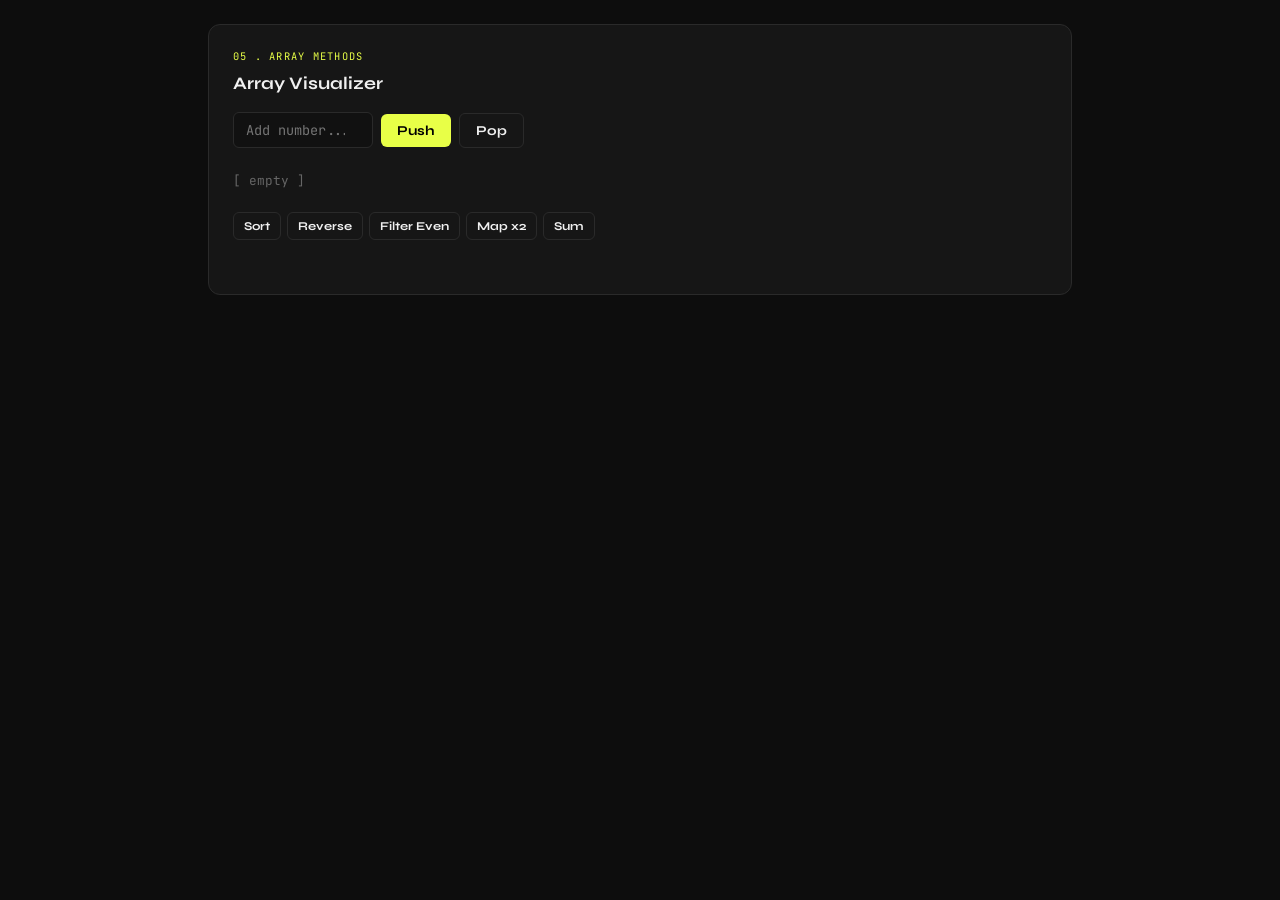
<file: Beginner/apps/Array_Visualizer/index.html>
<!doctype html>
<html lang="en">
  <head>
    <meta charset="UTF-8" />
    <meta name="viewport" content="width=device-width, initial-scale=1.0" />
    <link rel="stylesheet" href="../../style.css" />
    <link rel="stylesheet" href="style.css" />
    <title>Array Visualizer</title>
  </head>
  <body>
    <div class="card">
      <div class="card-tag">05 . Array Methods</div>
      <h2>Array Visualizer</h2>
      <div class="col">
        <div class="row">
          <input
            type="number"
            id="arr-input"
            placeholder="Add number..."
            style="max-width: 140px"
          />
          <button onclick="arrAdd()">Push</button>
          <button class="btn-ghost" onclick="arrPop()">Pop</button>
        </div>
        <div id="arr-display">
          <span
            style="
              color: var(--muted);
              font-family: var(--mono);
              font-size: 0.8rem;
            "
            >[ empty ]</span
          >
        </div>
        <div class="row" style="flex-wrap: wrap; gap: 6px">
          <button
            class="btn-ghost"
            style="font-size: 0.75rem; padding: 6px 10px"
            onclick="arrMethod('sort')"
          >
            Sort
          </button>
          <button
            class="btn-ghost"
            style="font-size: 0.75rem; padding: 6px 10px"
            onclick="arrMethod('reverse')"
          >
            Reverse
          </button>
          <button
            class="btn-ghost"
            style="font-size: 0.75rem; padding: 6px 10px"
            onclick="arrMethod('filter-even')"
          >
            Filter Even
          </button>
          <button
            class="btn-ghost"
            style="font-size: 0.75rem; padding: 6px 10px"
            onclick="arrMethod('map-x2')"
          >
            Map x2
          </button>
          <button
            class="btn-ghost"
            style="font-size: 0.75rem; padding: 6px 10px"
            onclick="arrMethod('sum')"
          >
            Sum
          </button>
        </div>
        <div id="arr-log"></div>
      </div>
    </div>
    <script src="script.js"></script>
  </body>
</html>
</file>
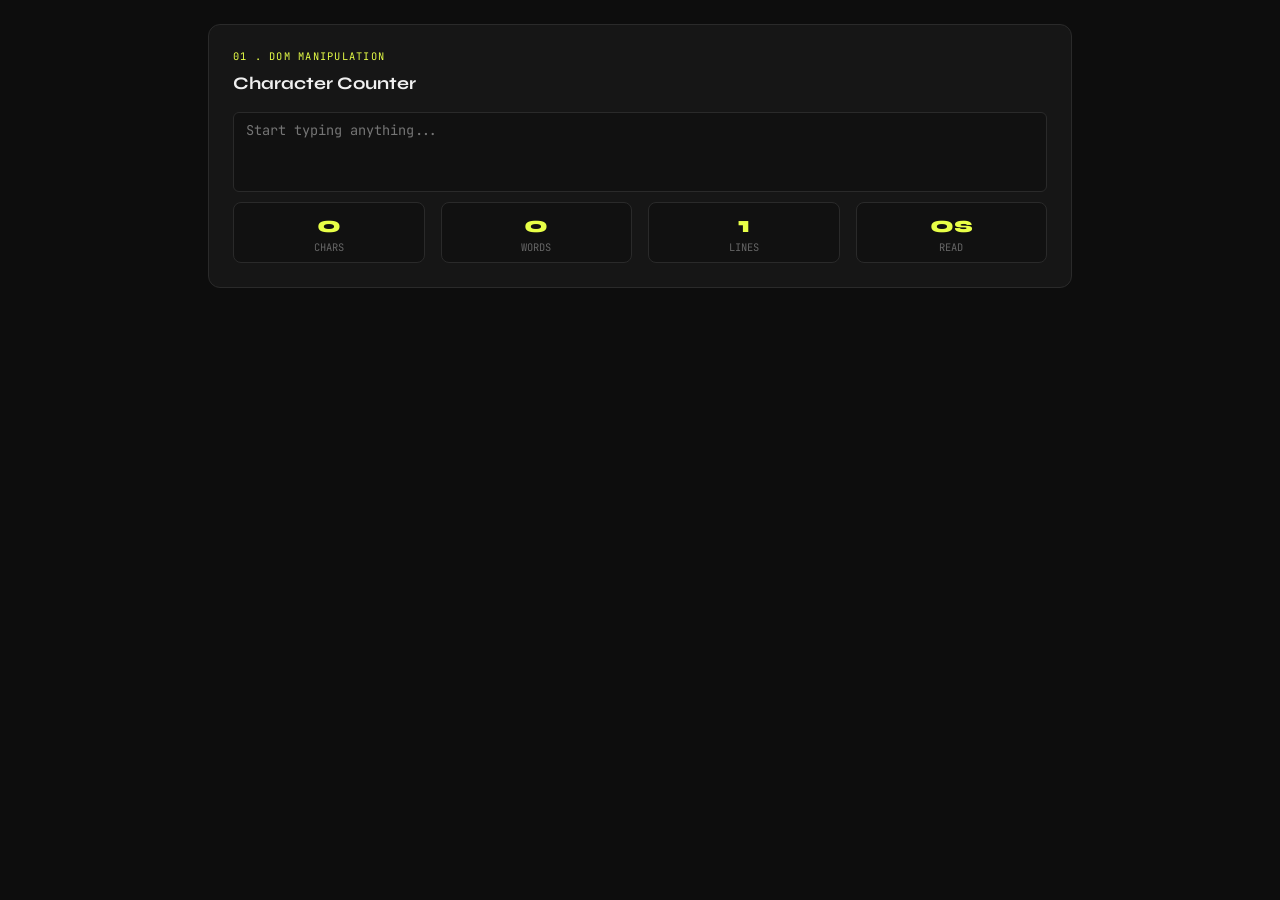
<file: Beginner/apps/Character_Counter/index.html>
<!doctype html>
<html lang="en">
  <head>
    <meta charset="UTF-8" />
    <meta name="viewport" content="width=device-width, initial-scale=1.0" />
    <link rel="stylesheet" href="../../style.css" />
    <link rel="stylesheet" href="style.css" />
    <title>Character Counter</title>
  </head>
  <body>
    <div class="card">
      <div class="card-tag">01 . DOM Manipulation</div>
      <h2>Character Counter</h2>
      <div class="col">
        <textarea
          id="char-area"
          placeholder="Start typing anything..."
        ></textarea>
        <div id="char-stats">
          <div class="stats">
            <span id="char-count" class="stats-val">0</span
            ><span class="stats-lbl">CHARS</span>
          </div>
          <div class="stats">
            <span id="word-count" class="stats-val">0</span
            ><span class="stats-lbl">WORDS</span>
          </div>
          <div class="stats">
            <span id="line-count" class="stats-val">1</span
            ><span class="stats-lbl">LINES</span>
          </div>
          <div class="stats">
            <span id="read-time" class="stats-val">0s</span
            ><span class="stats-lbl">READ</span>
          </div>
        </div>
      </div>
    </div>

    <script src="script.js"></script>
  </body>
</html>
</file>
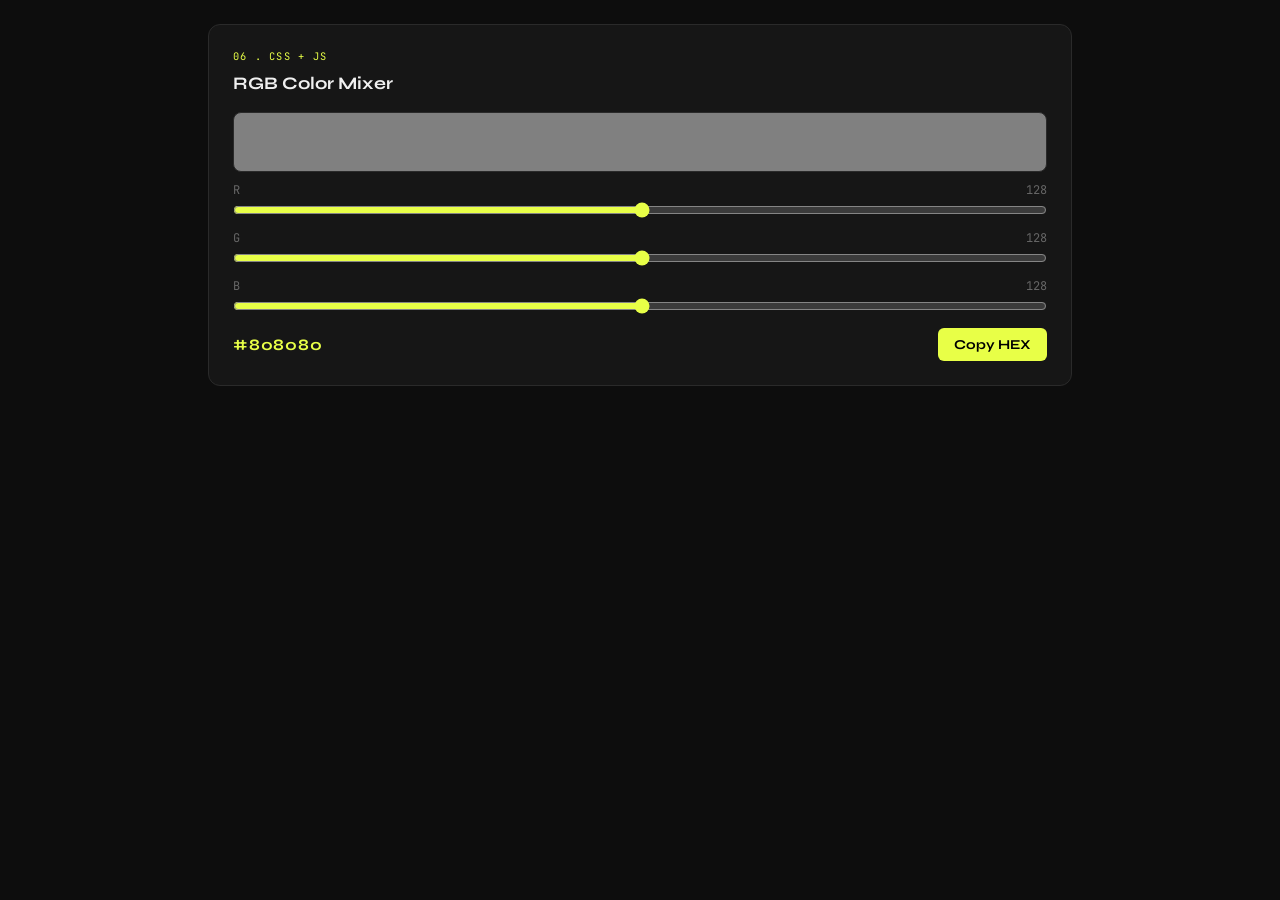
<file: Beginner/apps/Color_Mixer/index.html>
<!doctype html>
<html lang="en">
  <head>
    <meta charset="UTF-8" />
    <meta name="viewport" content="width=device-width, initial-scale=1.0" />
    <link rel="stylesheet" href="../../style.css" />
    <link rel="stylesheet" href="style.css" />
    <title>RGB Color Mixer</title>
  </head>
  <body>
    <div class="card">
      <div class="card-tag">06 . CSS + JS</div>
      <h2>RGB Color Mixer</h2>
      <div class="col">
        <div id="color-preview"></div>
        <div class="color-sliders col" style="gap: 8px">
          <div>
            <label>R <span id="r-val">128</span></label>
            <input
              type="range"
              id="r-slider"
              min="0"
              max="255"
              value="128"
              oninput="updateColor()"
            />
          </div>
          <div>
            <label>G <span id="g-val">128</span></label>
            <input
              type="range"
              id="g-slider"
              min="0"
              max="255"
              value="128"
              oninput="updateColor()"
            />
          </div>
          <div>
            <label>B <span id="b-val">128</span></label>
            <input
              type="range"
              id="b-slider"
              min="0"
              max="255"
              value="128"
              oninput="updateColor()"
            />
          </div>
        </div>
        <div
          class="row"
          style="justify-content: space-between; align-items: center"
        >
          <span id="color-hex">#808080</span>
          <button onclick="copyHex()">Copy HEX</button>
        </div>
      </div>
    </div>
    <script src="script.js"></script>
  </body>
</html>
</file>
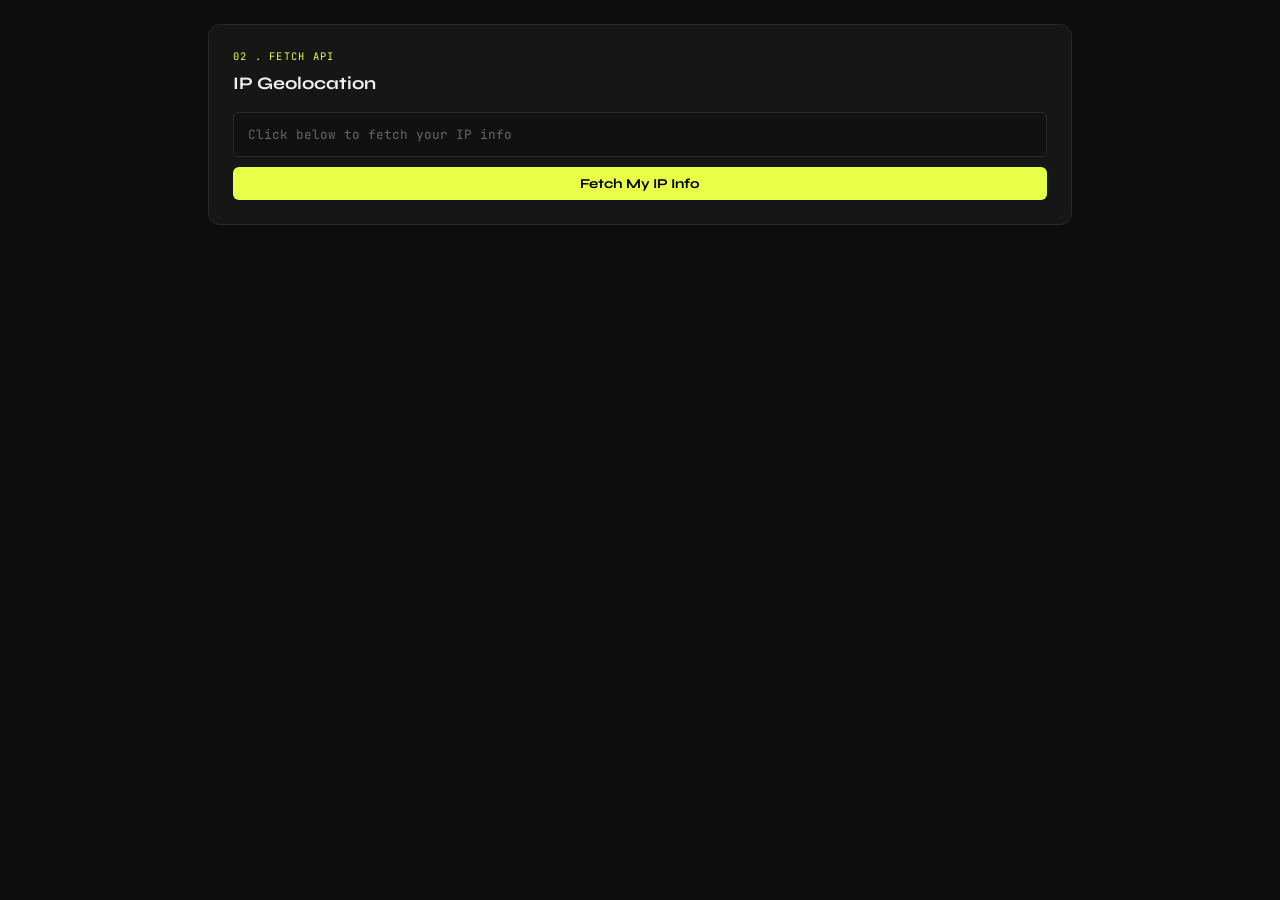
<file: Beginner/apps/IP_Geolocation/index.html>
<!doctype html>
<html lang="en">
  <head>
    <meta charset="UTF-8" />
    <meta name="viewport" content="width=device-width, initial-scale=1.0" />
    <link rel="stylesheet" href="../../style.css" />
    <link rel="stylesheet" href="style.css" />
    <title>IP Geolocation</title>
  </head>
  <body>
    <div class="card">
      <div class="card-tag">02 . Fetch API</div>
      <h2>IP Geolocation</h2>
      <div class="col">
        <div class="output" id="ip-result">Click below to fetch your IP info</div>
        <button onclick="fetchIP()">Fetch My IP Info</button>
      </div>
    </div>
    <script src="script.js"></script>
  </body>
</html>
</file>
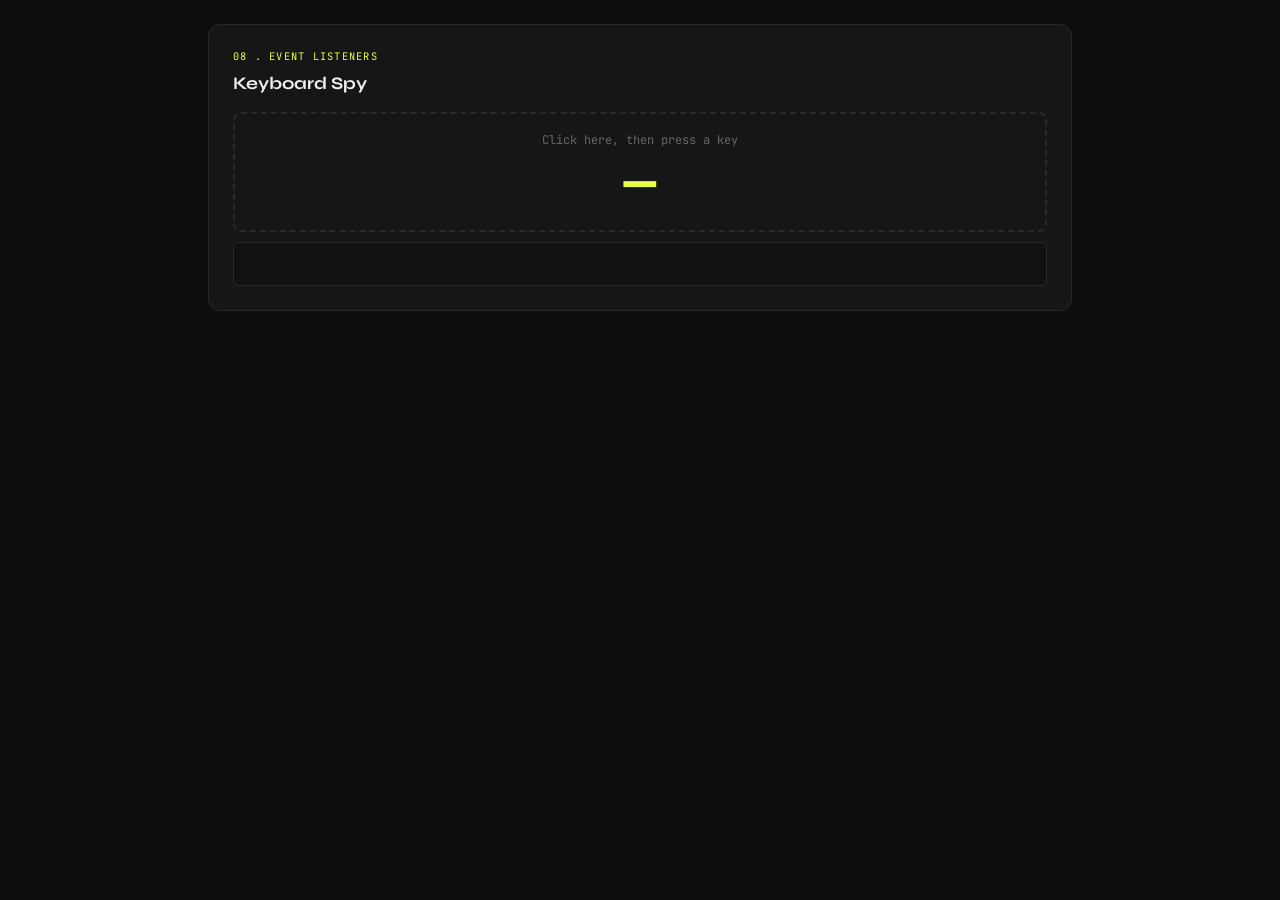
<file: Beginner/apps/Keyboard_Spy/index.html>
<!doctype html>
<html lang="en">
  <head>
    <meta charset="UTF-8" />
    <meta name="viewport" content="width=device-width, initial-scale=1.0" />
    <link rel="stylesheet" href="../../style.css" />
    <link rel="stylesheet" href="style.css" />
    <title>KEYBOARD SPY</title>
  </head>
  <body>
    <div class="card">
      <div class="card-tag">08 . Event Listeners</div>
      <h2>Keyboard Spy</h2>
      <div class="col">
        <div id="key-box" tabindex="0" onclick="this.focus()">
          <div
            style="
              color: var(--muted);
              font-family: var(--mono);
              font-size: 0.75rem;
              margin-bottom: 10px;
            "
          >
            Click here, then press a key
          </div>
          <div id="key-display">—</div>
          <div id="key-meta"></div>
        </div>
        <div
          id="key-history"
          class="output"
          style="
            min-height: 44px;
            color: var(--text);
            line-height: 1.9;
            font-size: 0.75rem;
          "
        ></div>
      </div>
    </div>
    <script src="script.js"></script>
  </body>
</html>
</file>
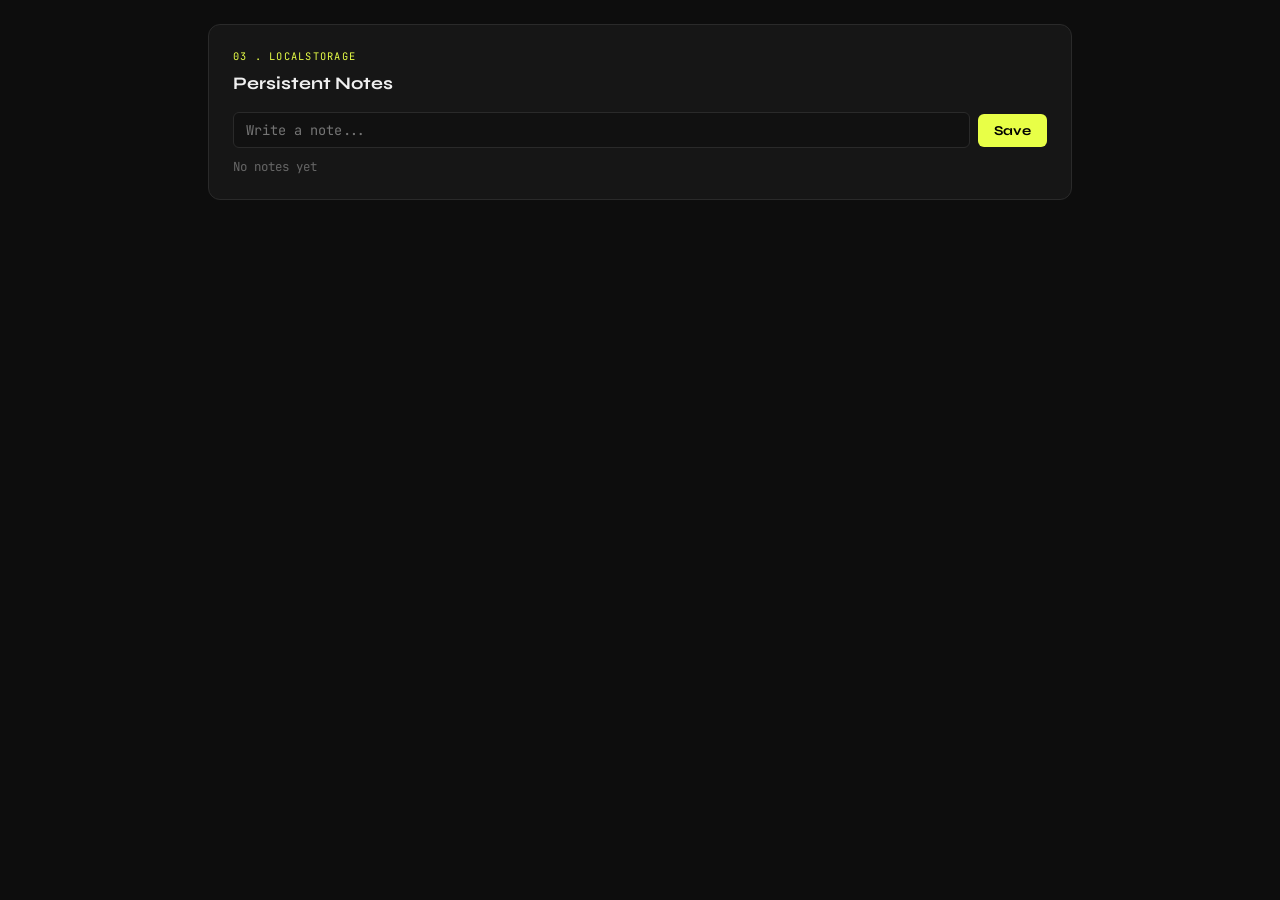
<file: Beginner/apps/Note_Saver/index.html>
<!DOCTYPE html>
<html lang="en">
<head>
    <meta charset="UTF-8">
    <meta name="viewport" content="width=device-width, initial-scale=1.0">
    <link rel="stylesheet" href="../../style.css">
    <link rel="stylesheet" href="style.css">
    <title>Persistent Notes</title>
</head>
<body>
   <div class="card">
    <div class="card-tag">03 . localStorage</div>
    <h2>Persistent Notes</h2>
    <div class="col">
        <div class="row">
            <input type="text" id="note-input" placeholder="Write a note..."/>
            <button onclick="saveNote()">Save</button>
        </div>
        <div id="note-list"></div>
    </div>
   </div>
    <script src="script.js"></script>
</body>
</html>
</file>
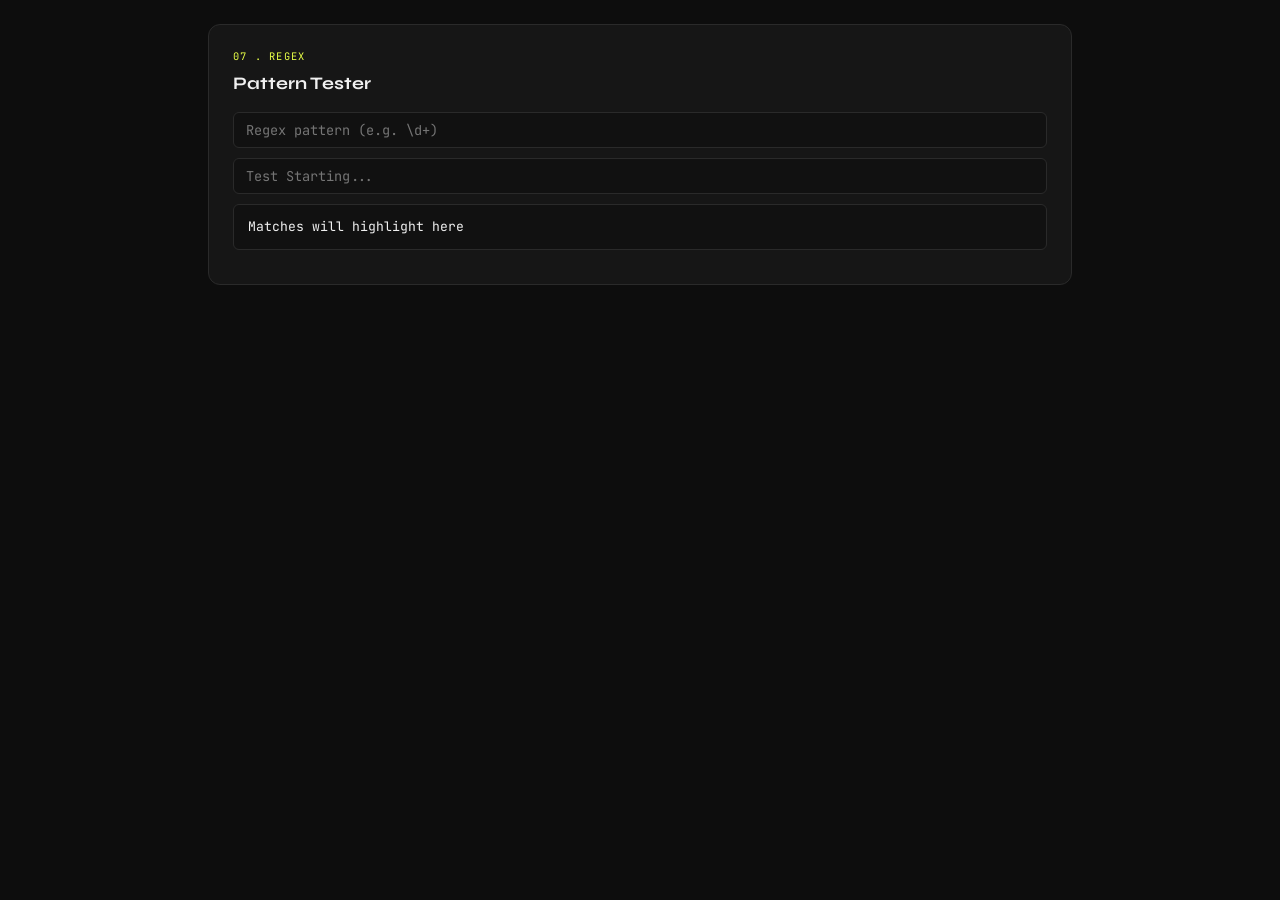
<file: Beginner/apps/REGEX_Pattern_Tester/index.html>
<!DOCTYPE html>
<html lang="en">
<head>
    <meta charset="UTF-8">
    <meta name="viewport" content="width=device-width, initial-scale=1.0">
    <link rel="stylesheet" href="../../style.css">
    <link rel="stylesheet" href="style.css">
    <title>RegEx Pattern Tester</title>
</head>
<body>
   <div class="card">
    <div class="card-tag">07 . RegEx</div>
    <h2>Pattern Tester</h2>
    <div class="col">
        <input type="text" id="regex-pattern" placeholder="Regex pattern (e.g. \d+)" oninput="testRegex()">
        <input type="text" id="regex-input" placeholder="Test Starting..." oninput="testRegex()">
        <div id="regex-highlight">Matches will highlight here</div>
        <div id="regex-count"></div>
    </div>
   </div>
    <script src="script.js"></script>
</body>
</html>
</file>
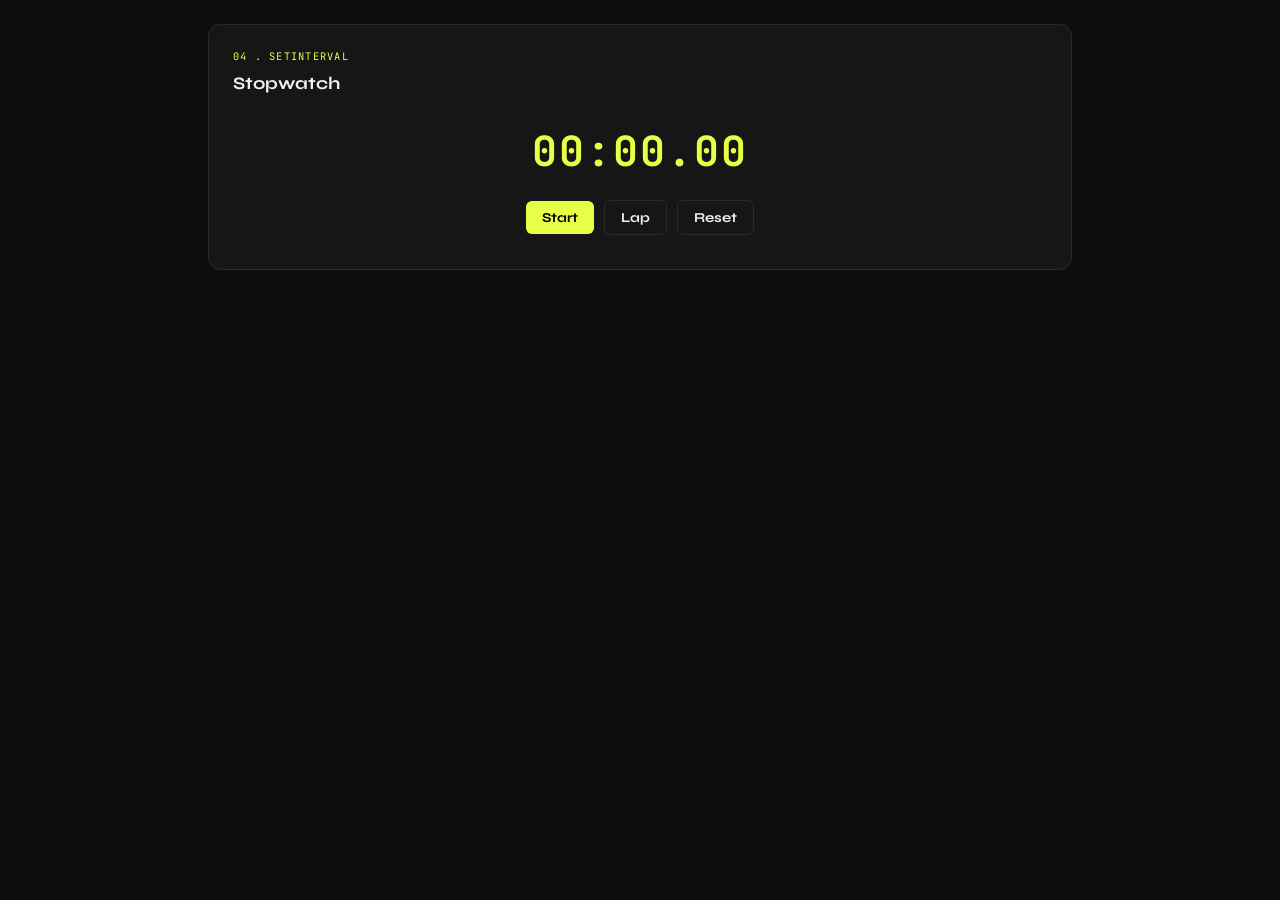
<file: Beginner/apps/Timers_Intervals_Stopwatch/index.html>
<!doctype html>
<html lang="en">
  <head>
    <meta charset="UTF-8" />
    <meta name="viewport" content="width=device-width, initial-scale=1.0" />
    <link rel="stylesheet" href="../../style.css" />
    <link rel="stylesheet" href="style.css" />
    <title>Stopwatch</title>
  </head>
  <body>
    <div class="card">
      <div class="card-tag">04 . setInterval</div>
      <h2>Stopwatch</h2>
      <div class="col">
        <div id="sw-display">00:00.00</div>
        <div class="row" style="justify-content: center; gap: 10px">
          <button id="sw-btn" onclick="swToggle()">Start</button>
          <button class="btn-ghost" onclick="swLap()">Lap</button>
          <button class="btn-ghost" onclick="swReset()">Reset</button>
        </div>
        <div id="sw-laps"></div>
      </div>
    </div>
    <script src="script.js"></script>
  </body>
</html>
</file>
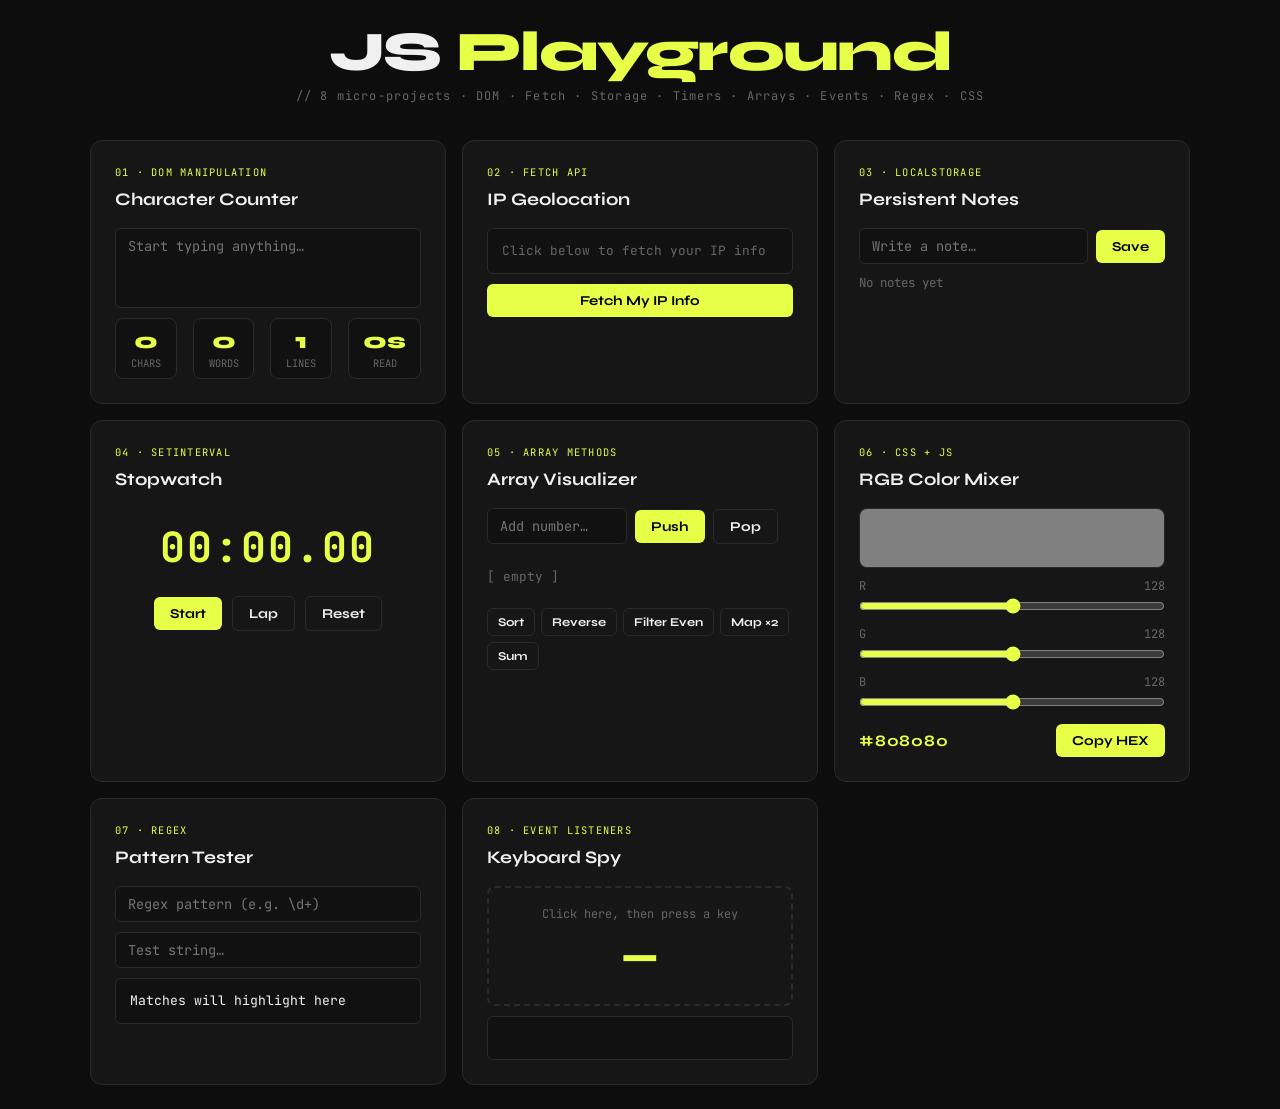
<file: Beginner/original.html>
<!DOCTYPE html>
<html lang="en">
<head>
<meta charset="UTF-8">
<meta name="viewport" content="width=device-width, initial-scale=1.0">
<title>JS Playground</title>
<link href="https://fonts.googleapis.com/css2?family=JetBrains+Mono:wght@400;700&family=Syne:wght@400;700;800&display=swap" rel="stylesheet">
<style>
  :root {
    --bg: #0d0d0d;
    --surface: #161616;
    --border: #2a2a2a;
    --accent: #e8ff47;
    --accent2: #ff6b35;
    --text: #f0f0f0;
    --muted: #666;
    --mono: 'JetBrains Mono', monospace;
    --sans: 'Syne', sans-serif;
  }

  * { box-sizing: border-box; margin: 0; padding: 0; }

  body {
    background: var(--bg);
    color: var(--text);
    font-family: var(--sans);
    min-height: 100vh;
    padding: 24px 16px;
  }

  header {
    text-align: center;
    margin-bottom: 36px;
  }

  header h1 {
    font-size: clamp(2rem, 6vw, 3.5rem);
    font-weight: 800;
    letter-spacing: -0.03em;
    line-height: 1;
  }

  header h1 span { color: var(--accent); }

  header p {
    color: var(--muted);
    font-family: var(--mono);
    font-size: 0.75rem;
    margin-top: 8px;
    letter-spacing: 0.1em;
  }

  .grid {
    display: grid;
    grid-template-columns: repeat(auto-fit, minmax(300px, 1fr));
    gap: 16px;
    max-width: 1100px;
    margin: 0 auto;
  }

  .card {
    background: var(--surface);
    border: 1px solid var(--border);
    border-radius: 12px;
    padding: 24px;
    position: relative;
    overflow: hidden;
    transition: border-color 0.2s;
  }

  .card:hover { border-color: #444; }

  .card-tag {
    font-family: var(--mono);
    font-size: 0.65rem;
    letter-spacing: 0.12em;
    color: var(--accent);
    text-transform: uppercase;
    margin-bottom: 10px;
  }

  .card h2 {
    font-size: 1.1rem;
    font-weight: 700;
    margin-bottom: 18px;
    color: var(--text);
  }

  /* ── Shared UI ── */
  input[type="text"], input[type="number"], textarea, select {
    background: #111;
    border: 1px solid var(--border);
    border-radius: 6px;
    color: var(--text);
    font-family: var(--mono);
    font-size: 0.85rem;
    padding: 8px 12px;
    width: 100%;
    outline: none;
    transition: border-color 0.2s;
  }
  input:focus, textarea:focus, select:focus { border-color: var(--accent); }

  button {
    background: var(--accent);
    border: none;
    border-radius: 6px;
    color: #000;
    cursor: pointer;
    font-family: var(--sans);
    font-size: 0.85rem;
    font-weight: 700;
    padding: 8px 16px;
    transition: opacity 0.15s, transform 0.1s;
  }
  button:hover { opacity: 0.85; }
  button:active { transform: scale(0.97); }

  .btn-ghost {
    background: transparent;
    border: 1px solid var(--border);
    color: var(--text);
  }
  .btn-ghost:hover { border-color: #555; opacity: 1; }

  .output {
    background: #111;
    border: 1px solid var(--border);
    border-radius: 6px;
    font-family: var(--mono);
    font-size: 0.82rem;
    color: var(--accent);
    padding: 10px 14px;
    min-height: 36px;
    word-break: break-all;
  }

  .row { display: flex; gap: 8px; align-items: center; }
  .col { display: flex; flex-direction: column; gap: 10px; }

  /* ─────────────────────────────────────────
     1. DOM MANIPULATION – Character Counter
  ───────────────────────────────────────── */
  #char-box {
    position: relative;
  }
  #char-area {
    resize: none;
    height: 80px;
    font-family: var(--mono);
  }
  #char-stats {
    display: flex; gap: 16px; flex-wrap: wrap;
  }
  .stat {
    display: flex; flex-direction: column; align-items: center;
    background: #111; border: 1px solid var(--border);
    border-radius: 8px; padding: 8px 14px; flex: 1;
  }
  .stat-val { font-size: 1.4rem; font-weight: 800; color: var(--accent); }
  .stat-lbl { font-family: var(--mono); font-size: 0.65rem; color: var(--muted); margin-top: 2px; }

  /* ─────────────────────────────────────────
     2. FETCH API – IP Geolocation
  ───────────────────────────────────────── */
  #ip-result { line-height: 1.8; }
  #ip-result span { color: var(--text); }

  /* ─────────────────────────────────────────
     3. LOCAL STORAGE – Note Saver
  ───────────────────────────────────────── */
  #note-list { max-height: 130px; overflow-y: auto; display: flex; flex-direction: column; gap: 6px; }
  .note-item {
    background: #111; border: 1px solid var(--border); border-radius: 6px;
    padding: 7px 12px; font-family: var(--mono); font-size: 0.8rem;
    display: flex; justify-content: space-between; align-items: center; gap: 8px;
  }
  .note-item span { flex: 1; overflow: hidden; text-overflow: ellipsis; white-space: nowrap; }
  .note-item button {
    background: transparent; color: var(--muted); font-size: 0.8rem;
    padding: 2px 6px; border: none;
  }
  .note-item button:hover { color: var(--accent2); opacity: 1; }

  /* ─────────────────────────────────────────
     4. TIMERS / INTERVALS – Stopwatch
  ───────────────────────────────────────── */
  #sw-display {
    font-family: var(--mono);
    font-size: 2.6rem;
    font-weight: 700;
    letter-spacing: 0.05em;
    color: var(--accent);
    text-align: center;
    padding: 12px 0;
  }
  #sw-laps { max-height: 100px; overflow-y: auto; }
  .lap {
    font-family: var(--mono); font-size: 0.75rem; color: var(--muted);
    padding: 3px 0; border-bottom: 1px solid #1e1e1e;
    display: flex; justify-content: space-between;
  }

  /* ─────────────────────────────────────────
     5. ARRAY METHODS – Array Visualizer
  ───────────────────────────────────────── */
  #arr-display {
    display: flex; gap: 6px; flex-wrap: wrap; min-height: 44px;
    align-items: center;
  }
  .arr-item {
    background: #1e1e1e; border: 1px solid var(--border);
    border-radius: 6px; padding: 6px 12px;
    font-family: var(--mono); font-size: 0.85rem;
    color: var(--accent); transition: all 0.3s;
  }
  .arr-item.highlight { background: var(--accent); color: #000; }
  #arr-log {
    font-family: var(--mono); font-size: 0.75rem; color: var(--muted);
    min-height: 20px;
  }

  /* ─────────────────────────────────────────
     6. CSS + JS – Color Mixer
  ───────────────────────────────────────── */
  #color-preview {
    height: 60px; border-radius: 8px; transition: background 0.3s;
    border: 1px solid var(--border);
  }
  .color-sliders label {
    font-family: var(--mono); font-size: 0.75rem; color: var(--muted);
    display: flex; justify-content: space-between; margin-bottom: 4px;
  }
  input[type="range"] {
    width: 100%; accent-color: var(--accent); cursor: pointer;
  }
  #color-hex { font-size: 1rem; font-weight: 700; color: var(--accent); letter-spacing: 0.05em; }

  /* ─────────────────────────────────────────
     7. REGEX – Pattern Tester
  ───────────────────────────────────────── */
  #regex-highlight {
    background: #111; border: 1px solid var(--border); border-radius: 6px;
    padding: 10px 14px; font-family: var(--mono); font-size: 0.82rem;
    min-height: 44px; line-height: 1.8; word-break: break-all;
  }
  mark { background: var(--accent); color: #000; border-radius: 3px; padding: 0 2px; }
  #regex-count { font-family: var(--mono); font-size: 0.75rem; color: var(--muted); }

  /* ─────────────────────────────────────────
     8. EVENTS – Keyboard Spy
  ───────────────────────────────────────── */
  #key-box {
    border: 2px dashed var(--border); border-radius: 8px; padding: 18px;
    text-align: center; cursor: pointer; transition: border-color 0.2s;
    outline: none;
  }
  #key-box:focus { border-color: var(--accent); }
  #key-display {
    font-size: 2.5rem; font-weight: 800;
    color: var(--accent); letter-spacing: -0.02em;
    min-height: 50px;
  }
  #key-meta { font-family: var(--mono); font-size: 0.72rem; color: var(--muted); margin-top: 4px; }

  /* scrollbar */
  ::-webkit-scrollbar { width: 4px; }
  ::-webkit-scrollbar-track { background: transparent; }
  ::-webkit-scrollbar-thumb { background: #333; border-radius: 4px; }
</style>
</head>
<body>

<header>
  <h1>JS <span>Playground</span></h1>
  <p>// 8 micro-projects · DOM · Fetch · Storage · Timers · Arrays · Events · Regex · CSS</p>
</header>

<div class="grid">

  <!-- 1. DOM MANIPULATION -->
  <div class="card">
    <div class="card-tag">01 · DOM Manipulation</div>
    <h2>Character Counter</h2>
    <div class="col">
      <textarea id="char-area" placeholder="Start typing anything…"></textarea>
      <div id="char-stats">
        <div class="stat"><span class="stat-val" id="char-count">0</span><span class="stat-lbl">CHARS</span></div>
        <div class="stat"><span class="stat-val" id="word-count">0</span><span class="stat-lbl">WORDS</span></div>
        <div class="stat"><span class="stat-val" id="line-count">1</span><span class="stat-lbl">LINES</span></div>
        <div class="stat"><span class="stat-val" id="read-time">0s</span><span class="stat-lbl">READ</span></div>
      </div>
    </div>
  </div>

  <!-- 2. FETCH API -->
  <div class="card">
    <div class="card-tag">02 · Fetch API</div>
    <h2>IP Geolocation</h2>
    <div class="col">
      <div class="output" id="ip-result" style="color:var(--muted);font-family:var(--mono);font-size:0.8rem;line-height:1.9">
        Click below to fetch your IP info
      </div>
      <button onclick="fetchIP()">Fetch My IP Info</button>
    </div>
  </div>

  <!-- 3. LOCAL STORAGE -->
  <div class="card">
    <div class="card-tag">03 · localStorage</div>
    <h2>Persistent Notes</h2>
    <div class="col">
      <div class="row">
        <input type="text" id="note-input" placeholder="Write a note…" />
        <button onclick="saveNote()">Save</button>
      </div>
      <div id="note-list"></div>
    </div>
  </div>

  <!-- 4. TIMERS -->
  <div class="card">
    <div class="card-tag">04 · setInterval</div>
    <h2>Stopwatch</h2>
    <div class="col">
      <div id="sw-display">00:00.00</div>
      <div class="row" style="justify-content:center;gap:10px">
        <button id="sw-btn" onclick="swToggle()">Start</button>
        <button class="btn-ghost" onclick="swLap()">Lap</button>
        <button class="btn-ghost" onclick="swReset()">Reset</button>
      </div>
      <div id="sw-laps"></div>
    </div>
  </div>

  <!-- 5. ARRAY METHODS -->
  <div class="card">
    <div class="card-tag">05 · Array Methods</div>
    <h2>Array Visualizer</h2>
    <div class="col">
      <div class="row">
        <input type="number" id="arr-input" placeholder="Add number…" style="max-width:140px"/>
        <button onclick="arrAdd()">Push</button>
        <button class="btn-ghost" onclick="arrPop()">Pop</button>
      </div>
      <div id="arr-display"><span style="color:var(--muted);font-family:var(--mono);font-size:0.8rem">[ empty ]</span></div>
      <div class="row" style="flex-wrap:wrap;gap:6px">
        <button class="btn-ghost" style="font-size:0.75rem;padding:6px 10px" onclick="arrMethod('sort')">Sort</button>
        <button class="btn-ghost" style="font-size:0.75rem;padding:6px 10px" onclick="arrMethod('reverse')">Reverse</button>
        <button class="btn-ghost" style="font-size:0.75rem;padding:6px 10px" onclick="arrMethod('filter-even')">Filter Even</button>
        <button class="btn-ghost" style="font-size:0.75rem;padding:6px 10px" onclick="arrMethod('map-x2')">Map ×2</button>
        <button class="btn-ghost" style="font-size:0.75rem;padding:6px 10px" onclick="arrMethod('sum')">Sum</button>
      </div>
      <div id="arr-log"></div>
    </div>
  </div>

  <!-- 6. COLOR MIXER -->
  <div class="card">
    <div class="card-tag">06 · CSS + JS</div>
    <h2>RGB Color Mixer</h2>
    <div class="col">
      <div id="color-preview"></div>
      <div class="color-sliders col" style="gap:8px">
        <div>
          <label>R <span id="r-val">128</span></label>
          <input type="range" id="r-slider" min="0" max="255" value="128" oninput="updateColor()">
        </div>
        <div>
          <label>G <span id="g-val">128</span></label>
          <input type="range" id="g-slider" min="0" max="255" value="128" oninput="updateColor()">
        </div>
        <div>
          <label>B <span id="b-val">128</span></label>
          <input type="range" id="b-slider" min="0" max="255" value="128" oninput="updateColor()">
        </div>
      </div>
      <div class="row" style="justify-content:space-between;align-items:center">
        <span id="color-hex">#808080</span>
        <button onclick="copyHex()">Copy HEX</button>
      </div>
    </div>
  </div>

  <!-- 7. REGEX -->
  <div class="card">
    <div class="card-tag">07 · RegEx</div>
    <h2>Pattern Tester</h2>
    <div class="col">
      <input type="text" id="regex-pattern" placeholder="Regex pattern (e.g. \d+)" oninput="testRegex()" />
      <input type="text" id="regex-input" placeholder="Test string…" oninput="testRegex()" />
      <div id="regex-highlight">Matches will highlight here</div>
      <div id="regex-count"></div>
    </div>
  </div>

  <!-- 8. EVENTS – KEYBOARD SPY -->
  <div class="card">
    <div class="card-tag">08 · Event Listeners</div>
    <h2>Keyboard Spy</h2>
    <div class="col">
      <div id="key-box" tabindex="0" onclick="this.focus()">
        <div style="color:var(--muted);font-family:var(--mono);font-size:0.75rem;margin-bottom:10px">Click here, then press a key</div>
        <div id="key-display">—</div>
        <div id="key-meta"></div>
      </div>
      <div id="key-history" class="output" style="min-height:44px;color:var(--text);line-height:1.9;font-size:0.75rem"></div>
    </div>
  </div>

</div>

<script>
// ══════════════════════════════════════════════
// 1. DOM MANIPULATION – Character Counter
// ══════════════════════════════════════════════
const charArea = document.getElementById('char-area');
charArea.addEventListener('input', () => {
  const val = charArea.value;
  const chars = val.length;
  const words = val.trim() === '' ? 0 : val.trim().split(/\s+/).length;
  const lines = val.split('\n').length;
  const readSec = Math.round((words / 200) * 60);
  document.getElementById('char-count').textContent = chars;
  document.getElementById('word-count').textContent = words;
  document.getElementById('line-count').textContent = lines;
  document.getElementById('read-time').textContent = readSec < 60 ? readSec + 's' : Math.ceil(readSec/60) + 'm';
});

// ══════════════════════════════════════════════
// 2. FETCH API – IP Geolocation
// ══════════════════════════════════════════════
async function fetchIP() {
  const el = document.getElementById('ip-result');
  el.style.color = 'var(--muted)';
  el.textContent = 'Fetching…';
  try {
    const res = await fetch('https://ipapi.co/json/');
    const data = await res.json();
    el.style.color = '';
    el.innerHTML = `
      <span style="color:var(--accent)">IP:</span> <span>${data.ip}</span><br>
      <span style="color:var(--accent)">City:</span> <span>${data.city || '—'}</span><br>
      <span style="color:var(--accent)">Country:</span> <span>${data.country_name || '—'}</span><br>
      <span style="color:var(--accent)">ISP:</span> <span>${data.org || '—'}</span>
    `;
  } catch(e) {
    el.textContent = 'Error: ' + e.message;
    el.style.color = 'var(--accent2)';
  }
}

// ══════════════════════════════════════════════
// 3. LOCAL STORAGE – Notes
// ══════════════════════════════════════════════
let notes = JSON.parse(localStorage.getItem('js-playground-notes') || '[]');

function renderNotes() {
  const list = document.getElementById('note-list');
  list.innerHTML = notes.length === 0
    ? '<span style="color:var(--muted);font-family:var(--mono);font-size:0.78rem">No notes yet</span>'
    : notes.map((n, i) => `
      <div class="note-item">
        <span>${n}</span>
        <button onclick="deleteNote(${i})">✕</button>
      </div>`).join('');
}

function saveNote() {
  const input = document.getElementById('note-input');
  const val = input.value.trim();
  if (!val) return;
  notes.unshift(val);
  localStorage.setItem('js-playground-notes', JSON.stringify(notes));
  input.value = '';
  renderNotes();
}

function deleteNote(i) {
  notes.splice(i, 1);
  localStorage.setItem('js-playground-notes', JSON.stringify(notes));
  renderNotes();
}

document.getElementById('note-input').addEventListener('keydown', e => {
  if (e.key === 'Enter') saveNote();
});

renderNotes();

// ══════════════════════════════════════════════
// 4. TIMERS / INTERVALS – Stopwatch
// ══════════════════════════════════════════════
let swRunning = false, swStart = 0, swElapsed = 0, swInterval = null, swLapCount = 0;

function swFormat(ms) {
  const m = String(Math.floor(ms / 60000)).padStart(2, '0');
  const s = String(Math.floor((ms % 60000) / 1000)).padStart(2, '0');
  const cs = String(Math.floor((ms % 1000) / 10)).padStart(2, '0');
  return `${m}:${s}.${cs}`;
}

function swToggle() {
  if (!swRunning) {
    swStart = Date.now() - swElapsed;
    swInterval = setInterval(() => {
      swElapsed = Date.now() - swStart;
      document.getElementById('sw-display').textContent = swFormat(swElapsed);
    }, 16);
    document.getElementById('sw-btn').textContent = 'Pause';
    swRunning = true;
  } else {
    clearInterval(swInterval);
    document.getElementById('sw-btn').textContent = 'Resume';
    swRunning = false;
  }
}

function swLap() {
  if (!swRunning) return;
  swLapCount++;
  const div = document.createElement('div');
  div.className = 'lap';
  div.innerHTML = `<span>Lap ${swLapCount}</span><span>${swFormat(swElapsed)}</span>`;
  document.getElementById('sw-laps').prepend(div);
}

function swReset() {
  clearInterval(swInterval);
  swRunning = false; swElapsed = 0; swLapCount = 0;
  document.getElementById('sw-display').textContent = '00:00.00';
  document.getElementById('sw-btn').textContent = 'Start';
  document.getElementById('sw-laps').innerHTML = '';
}

// ══════════════════════════════════════════════
// 5. ARRAY METHODS
// ══════════════════════════════════════════════
let arr = [];

function renderArr(highlight = []) {
  const el = document.getElementById('arr-display');
  if (arr.length === 0) {
    el.innerHTML = '<span style="color:var(--muted);font-family:var(--mono);font-size:0.8rem">[ empty ]</span>';
    return;
  }
  el.innerHTML = arr.map((v, i) =>
    `<div class="arr-item${highlight.includes(i) ? ' highlight' : ''}">${v}</div>`
  ).join('');
}

function arrAdd() {
  const v = document.getElementById('arr-input').value;
  if (v === '') return;
  arr.push(Number(v));
  document.getElementById('arr-input').value = '';
  document.getElementById('arr-log').textContent = `push(${v}) → length: ${arr.length}`;
  renderArr([arr.length - 1]);
}

function arrPop() {
  if (!arr.length) return;
  const v = arr.pop();
  document.getElementById('arr-log').textContent = `pop() → removed: ${v}`;
  renderArr();
}

function arrMethod(m) {
  if (!arr.length) return;
  let log = '';
  if (m === 'sort') { arr.sort((a,b) => a-b); log = 'sort() ascending'; }
  if (m === 'reverse') { arr.reverse(); log = 'reverse()'; }
  if (m === 'filter-even') { arr = arr.filter(x => x % 2 === 0); log = 'filter(x => x%2===0)'; }
  if (m === 'map-x2') { arr = arr.map(x => x * 2); log = 'map(x => x*2)'; }
  if (m === 'sum') {
    const s = arr.reduce((a, b) => a + b, 0);
    log = `reduce → sum = ${s}`;
    document.getElementById('arr-log').textContent = log;
    renderArr(arr.map((_, i) => i));
    return;
  }
  document.getElementById('arr-log').textContent = log;
  renderArr();
}

// ══════════════════════════════════════════════
// 6. COLOR MIXER
// ══════════════════════════════════════════════
function toHex(v) { return Number(v).toString(16).padStart(2, '0'); }

function updateColor() {
  const r = document.getElementById('r-slider').value;
  const g = document.getElementById('g-slider').value;
  const b = document.getElementById('b-slider').value;
  document.getElementById('r-val').textContent = r;
  document.getElementById('g-val').textContent = g;
  document.getElementById('b-val').textContent = b;
  const hex = `#${toHex(r)}${toHex(g)}${toHex(b)}`;
  document.getElementById('color-preview').style.background = hex;
  document.getElementById('color-hex').textContent = hex.toUpperCase();
}

function copyHex() {
  const hex = document.getElementById('color-hex').textContent;
  navigator.clipboard.writeText(hex);
  const btn = event.target;
  btn.textContent = 'Copied!';
  setTimeout(() => btn.textContent = 'Copy HEX', 1200);
}

updateColor();

// ══════════════════════════════════════════════
// 7. REGEX
// ══════════════════════════════════════════════
function testRegex() {
  const pattern = document.getElementById('regex-pattern').value;
  const text = document.getElementById('regex-input').value;
  const out = document.getElementById('regex-highlight');
  const count = document.getElementById('regex-count');

  if (!pattern || !text) {
    out.textContent = text || 'Matches will highlight here';
    count.textContent = '';
    return;
  }
  try {
    const re = new RegExp(pattern, 'g');
    const matches = [...text.matchAll(re)];
    count.textContent = `${matches.length} match${matches.length !== 1 ? 'es' : ''} found`;
    out.innerHTML = text.replace(re, m => `<mark>${m}</mark>`);
  } catch(e) {
    out.textContent = 'Invalid regex';
    count.textContent = '';
  }
}

// ══════════════════════════════════════════════
// 8. KEYBOARD SPY
// ══════════════════════════════════════════════
const keyBox = document.getElementById('key-box');
const keyHistory = [];

keyBox.addEventListener('keydown', e => {
  e.preventDefault();
  const key = e.key === ' ' ? 'Space' : e.key;
  document.getElementById('key-display').textContent = key.length === 1 ? key : `[${key}]`;
  const meta = [
    e.ctrlKey && 'Ctrl',
    e.shiftKey && 'Shift',
    e.altKey && 'Alt',
    e.metaKey && 'Meta',
    `code: ${e.code}`,
    `keyCode: ${e.keyCode}`
  ].filter(Boolean).join('  ·  ');
  document.getElementById('key-meta').textContent = meta;

  keyHistory.unshift(key.length === 1 ? key : `[${key}]`);
  if (keyHistory.length > 20) keyHistory.pop();
  document.getElementById('key-history').innerHTML =
    keyHistory.map(k => `<span style="opacity:${1 - keyHistory.indexOf(k)*0.05}">${k}</span>`).join(' ');
});
</script>
</body>
</html>
</file>
<file: Beginner/style.css>
@import url("https://fonts.googleapis.com/css2?family=JetBrains+Mono:wght@400;700&family=Syne:wght@400;700;800&display=swap");
:root {
  --bg: #0d0d0d;
  --surface: #161616;
  --border: #2a2a2a;
  --accent: #e8ff47;
  --accent2: #ff6b35;
  --text: #f0f0f0;
  --muted: #666;
  --mono: "JetBrains Mono", monospace;
  --sans: "Syne", sans-serif;
}

* {
  box-sizing: border-box;
  margin: 0;
  padding: 0;
}

body {
  max-width: 70%;
  background: var(--bg);
  color: var(--text);
  font-family: var(--sans);
  min-height: 100vh;
  padding: 24px 16px;
  margin: 0 auto;
}

header {
  text-align: center;
  margin-bottom: 36px;
}

header h1 {
  font-size: clamp(2rem, 6vw, 3.5rem);
  font-weight: 800;
  letter-spacing: -0.3em;
  line-height: 1;
}

header h1 span {
  color: var(--accent);
}

header p {
  color: var(--muted);
  font-family: var(--mono);
  font-size: 0.75rem;
  margin-top: 8px;
  letter-spacing: 0.1em;
}

.grid {
  display: grid;
  grid-template-columns: repeat(auto-fit, minmax(300px, 1fr));
  gap: 16px;
  max-width: 1100px;
  margin: 0 auto;
}
.card {
  background: var(--surface);
  border: 1px solid var(--border);
  border-radius: 12px;
  padding: 24px;
  position: relative;
  overflow: hidden;
  transition: border-color 0.2s;
}

.card:hover {
  border-color: #444;
}

.card-tag {
  font-family: var(--mono);
  font-size: 0.65rem;
  letter-spacing: 0.12em;
  color: var(--accent);
  text-transform: uppercase;
  margin-bottom: 10px;
}

.card h2 {
  font-size: 1.1rem;
  font-weight: 700;
  margin-bottom: 18px;
  color: var(--text);
}

/* Shared UI */
input[type="text"],
input[type="number"],
textarea,
select {
  background: #111;
  border: 1px solid var(--border);
  border-radius: 6px;
  color: var(--text);
  font-family: var(--mono);
  font-size: 0.85rem;
  padding: 8px 12px;
  width: 100%;
  outline: none;
  transition: border-color 0.2s;
}

input:focus,
textarea:focus,
select:focus {
  border-color: var(--accent);
}

button {
  background: var(--accent);
  border: none;
  border-radius: 6px;
  color: #000;
  cursor: pointer;
  font-family: var(--sans);
  font-size: 0.85rem;
  font-weight: 700;
  padding: 8px 16px;
  transition:
    opacity 0.15s,
    transform 0.1s;
}

button:hover {
  opacity: 0.85;
}

button:active {
  transform: scale(0.97);
}

.btn-ghost {
  background: transparent;
  border: 1px solid var(--border);
  color: var(--text);
}

.btn-ghost:hover { border-color: #555; opacity: 1;}

.output {
  background: #111;
  border: 1PX solid var(--border);
  border-radius: 6px;
  font-family: var(--mono);
  font-size: 0.82rem;
  color: var(--accent);
  padding: 10px 14px;
  min-height: 36px;
  word-break: break-all;
}

.row{ display: flex; gap: 8px; align-items: center;}
.col{ display: flex; flex-direction: column; gap: 10px;}
</file>
<file: Beginner/apps/Array_Visualizer/style.css>
#arr-display {
  display: flex;
  gap: 6px;
  flex-wrap: wrap;
  min-height: 44px;
  align-items: center;
}

.arr-item {
  background: #1e1e1e;
  border: 1px solid var(--border);
  border-radius: 6px;
  padding: 6px 12px;
  font-family: var(--mono);
  font-size: 0.85rem;
  color: var(--accent);
  transition: all 0.3s;
}

.arr-item.highlight {
  background: var(--accent);
  color: #000;
}

#arr-log {
  font-family: var(--mono);
  font-size: 0.75rem;
  color: var(--muted);
  min-height: 20px;
}
</file>
<file: Beginner/apps/Character_Counter/style.css>
/*
{
  --bg: #0d0d0d;
  --surface: #161616;
  --border: #2a2a2a;
  --accent: #e8ff47;
  --accent2: #ff6b35;
  --text: #f0f0f0;
  --muted: #666;
  --mono: "JetBrains Mono", monospace;
  --sans: "Syne", sans-serif;
  }
  */
#char-box {
  position: relative;
}

#char-area {
  resize: none;
  height: 80px;
  font-family: var(--mono);
}

#char-stats {
  display: flex;
  gap: 16px;
  flex-wrap: wrap;
}

.stats {
  display: flex;
  flex-direction: column;
  align-items: center;
  background: #111;
  border: 1px solid var(--border);
  border-radius: 8px;
  padding: 8px 14px;
  flex: 1;
}

.stats-val {
  font-size: 1.4rem;
  font-weight: 800;
  color: var(--accent);
}
.stats-lbl {
  font-family: var(--mono);
  font-size: 0.65rem;
  color: var(--muted);
  margin-top: 2px;
}
</file>
<file: Beginner/apps/Color_Mixer/style.css>
#color-preview {
  height: 60px;
  border-radius: 8px;
  transition: background 0.3s;
  border: 1px solid var(--border);
}

.color-sliders label {
  font-family: var(--mono);
  font-size: 0.75rem;
  color: var(--muted);
  display: flex;
  justify-content: space-between;
  margin-bottom: 4px;
}

input[type="range"] {
  width: 100%;
  accent-color: var(--accent);
  cursor: pointer;
}

#color-hex {
  font-size: 1rem;
  font-weight: 700;
  color: var(--accent);
  letter-spacing: 0.05em;
}
</file>
<file: Beginner/apps/IP_Geolocation/style.css>
/*{
  --bg: #0d0d0d;
  --surface: #161616;
  --border: #2a2a2a;
  --accent: #e8ff47;
  --accent2: #ff6b35;
  --text: #f0f0f0;
  --muted: #666;
  --mono: "JetBrains Mono", monospace;
  --sans: "Syne", sans-serif;
  }*/

#ip-result {
  color: var(--muted);
  font-family: var(--mono);
  font-size: 0.8rem;
  line-height: 1.8;
}

#ip-result span {
  color: var(--text);
}
</file>
<file: Beginner/apps/Keyboard_Spy/style.css>
#key-box {
  border: 2px dashed var(--border);
  border-radius: 8px;
  padding: 18px;
  text-align: center;
  cursor: pointer;
  transition: border-color 0.2s;
  outline: none;
 }

 #key-box:focus {
  border-color: var(--accent);
 }

 #key-display {
  font-size: 2.5rem;
  font-weight: 800;
  color: var(--accent);
  letter-spacing: -0.02em;
  min-height: 50px;
 }

 #key-meta {
  font-family: var(--mono);
  font-size: 0.72rem;
  color: var(--muted);
  margin-top: 4px;
 }
</file>
<file: Beginner/apps/Note_Saver/style.css>
#note-list {
  max-height: 130px;
  overflow-y: auto;
  display: flex;
  flex-direction: column;
  gap: 6px;
}

.note-item {
  background: #111;
  border: 1px solid var(--border);
  border-radius: 6px;
  padding: 7px 12px;
  font-family: var(--mono);
  font-size: 0.8rem;
  display: flex;
  justify-content: space-between;
  align-items: center;
  gap: 8px;
}

.note-item span {
  flex: 1;
  overflow: hidden;
  text-overflow: ellipsis;
  white-space: nowrap;
}

.note-item button {
  background: transparent;
  color: var(--muted);
  font-size: 0.8rem;
  padding: 2px 6px;
  border: none;
}

.note-item button:hover {
  color: var(--accent2);
  opacity: 1;
}
</file>
<file: Beginner/apps/REGEX_Pattern_Tester/style.css>
#regex-highlight {
  background: #111;
  border: 1px solid var(--border);
  border-radius: 6px;
  padding: 10px 14px;
  font-family: var(--mono);
  font-size: 0.82rem;
  min-height: 44px;
  line-height: 1.8;
  word-break: break-all;
}

mark {
  background: var(--accent);
  color: #000;
  border-radius: 3px;
  padding: 0 2px;
}

#regex-count {
  font-family: var(--mono);
  font-size: 0.75rem;
  color: var(--muted);
}
</file>
<file: Beginner/apps/Timers_Intervals_Stopwatch/style.css>
#sw-display {
  font-family: var(--mono);
  font-size: 2.6rem;
  font-weight: 700;
  letter-spacing: 0.05em;
  color: var(--accent);
  text-align: center;
  padding: 12px 0;
}

#sw-laps {
  max-height: 100px;
  overflow-y: auto;
}

.lap {
  font-family: var(--mono);
  font-size: 0.75rem;
  color: var(--muted);
  padding: 3px 0;
  border-bottom: 1px solid #1e1e1e;
  display: flex;
  justify-content: space-between;
}
</file>
